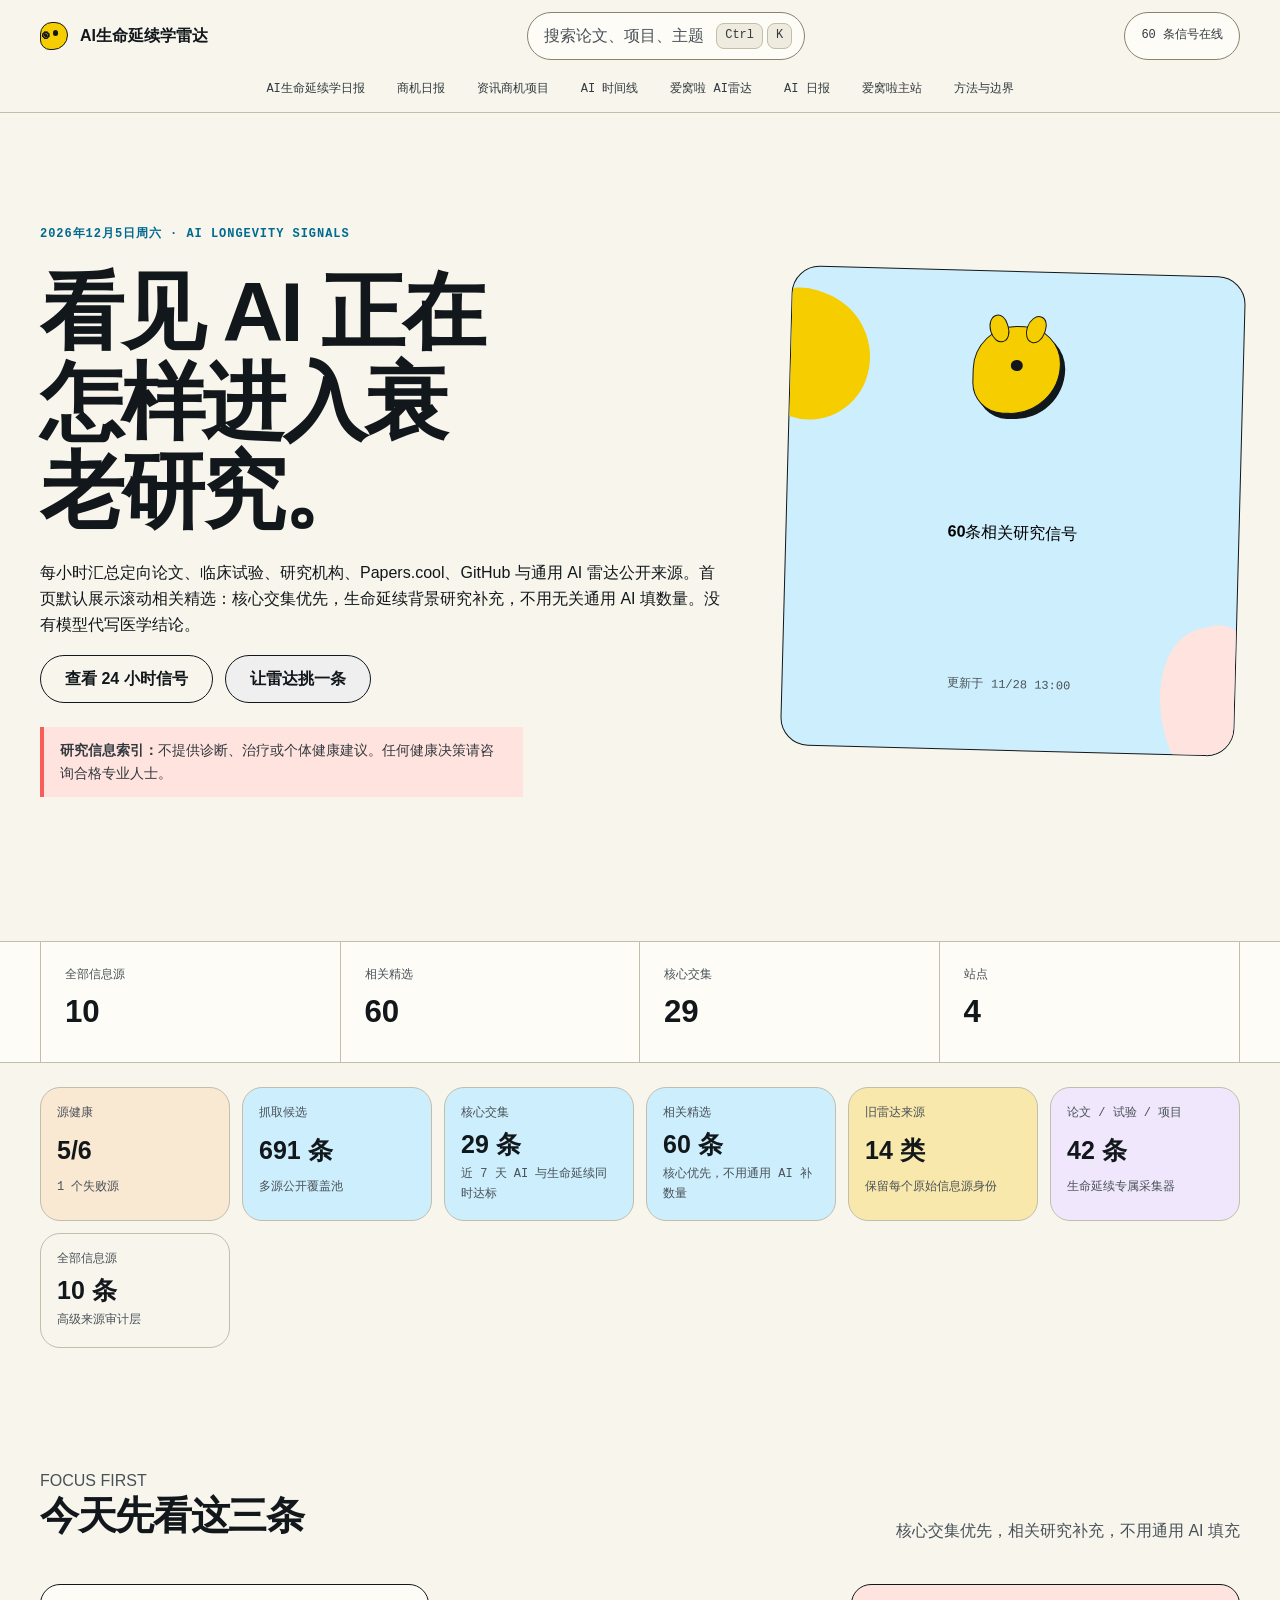
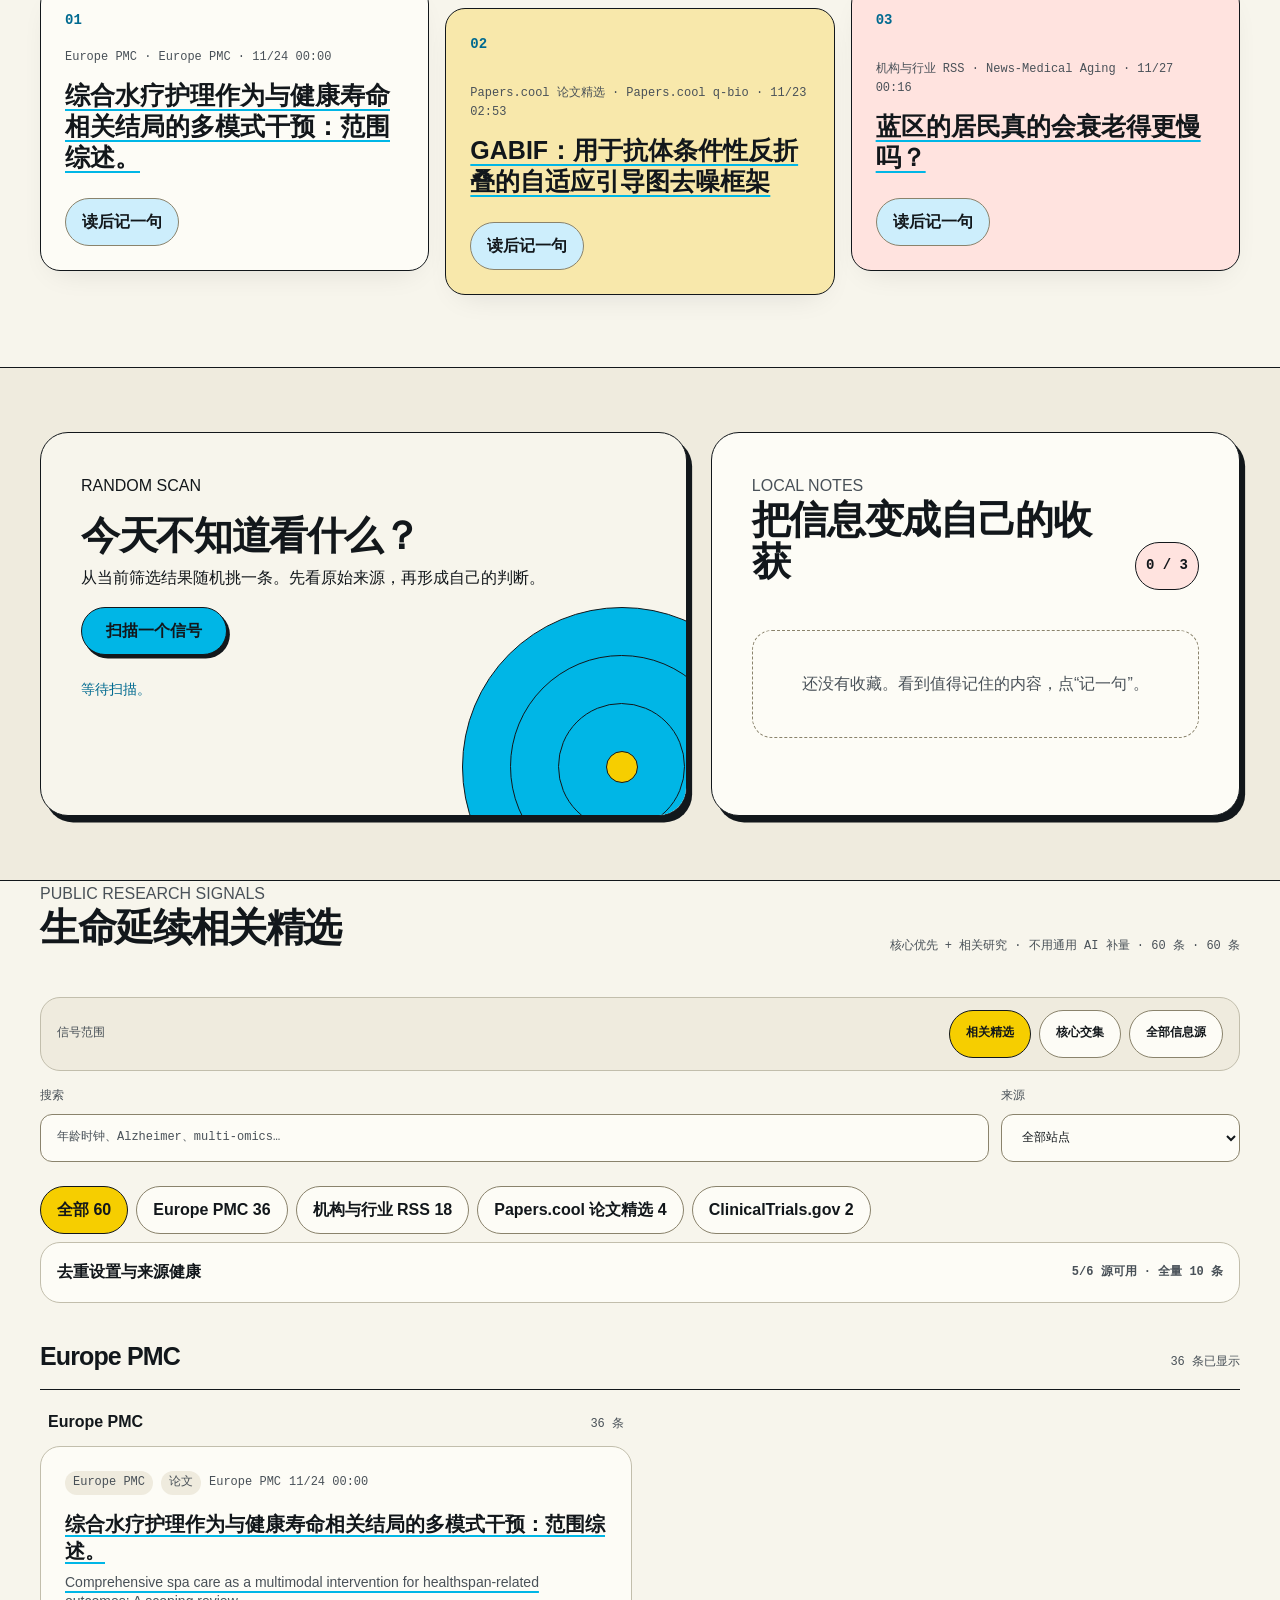
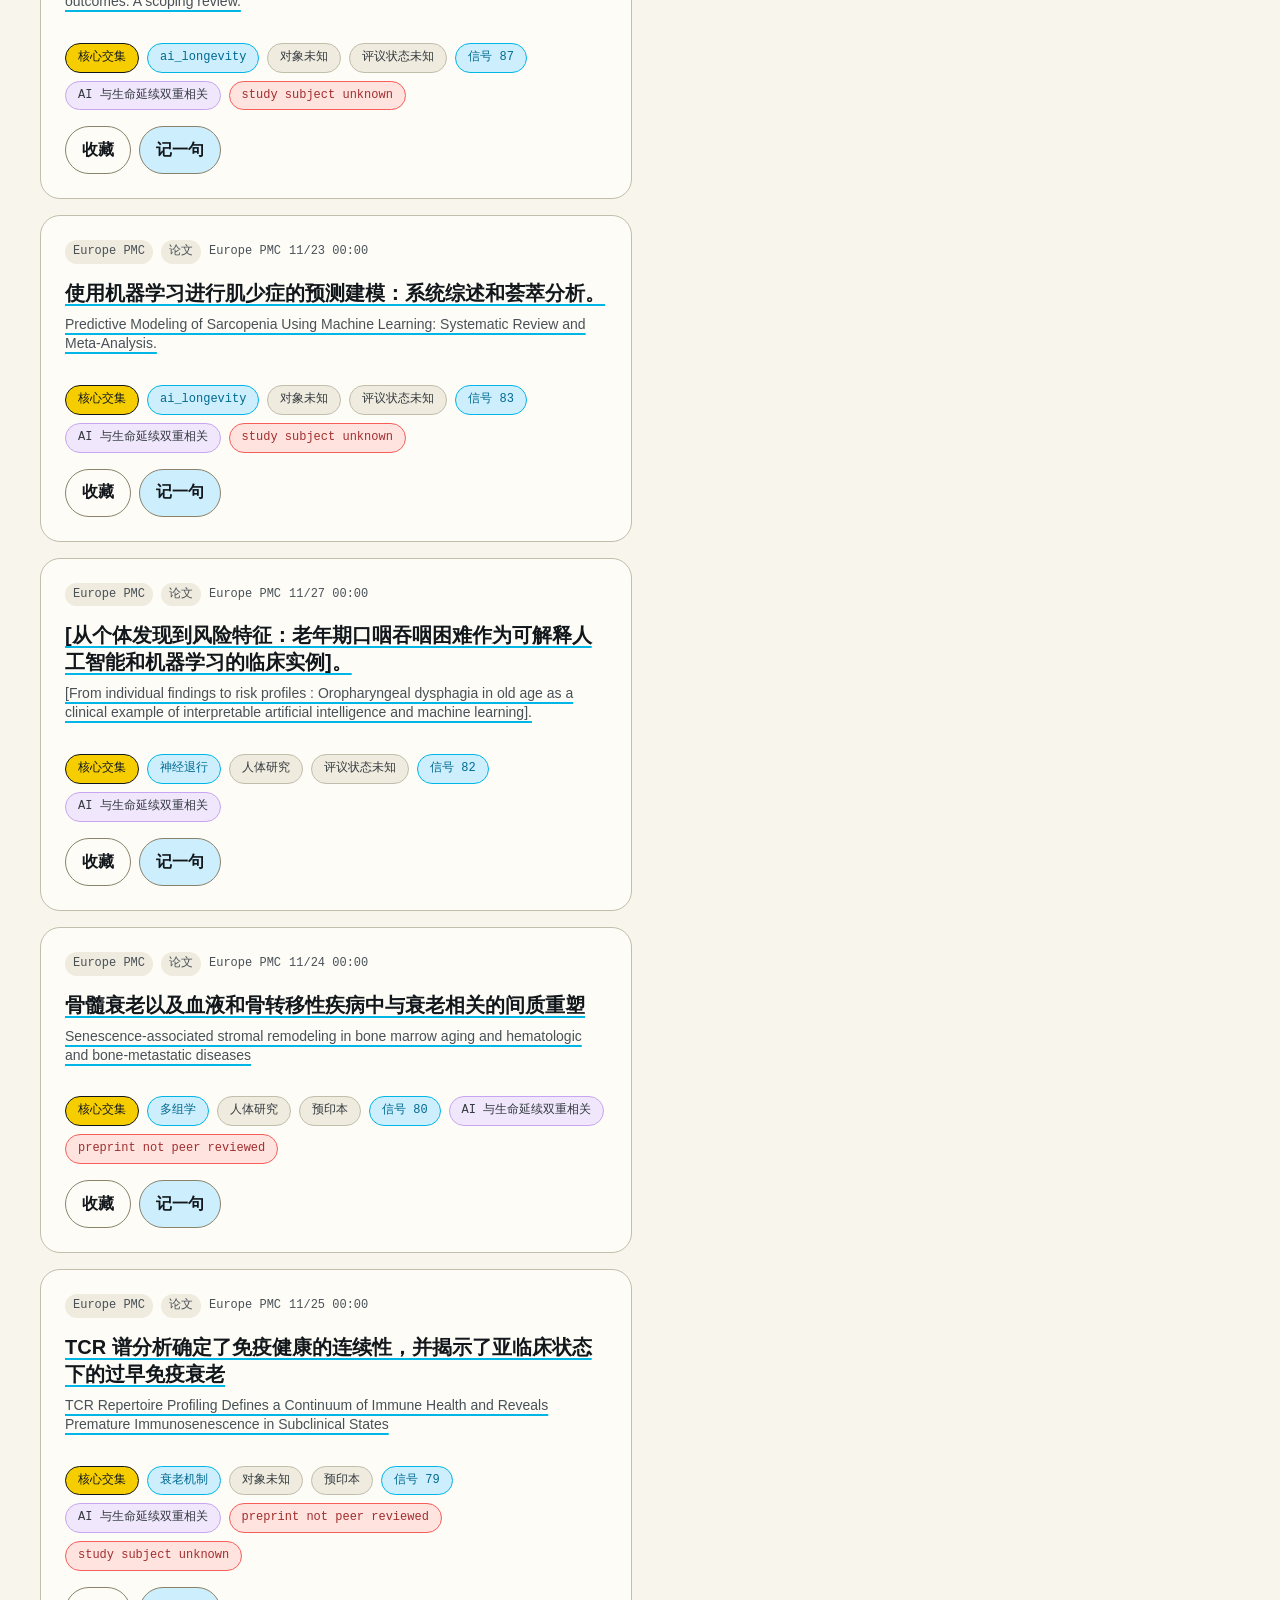
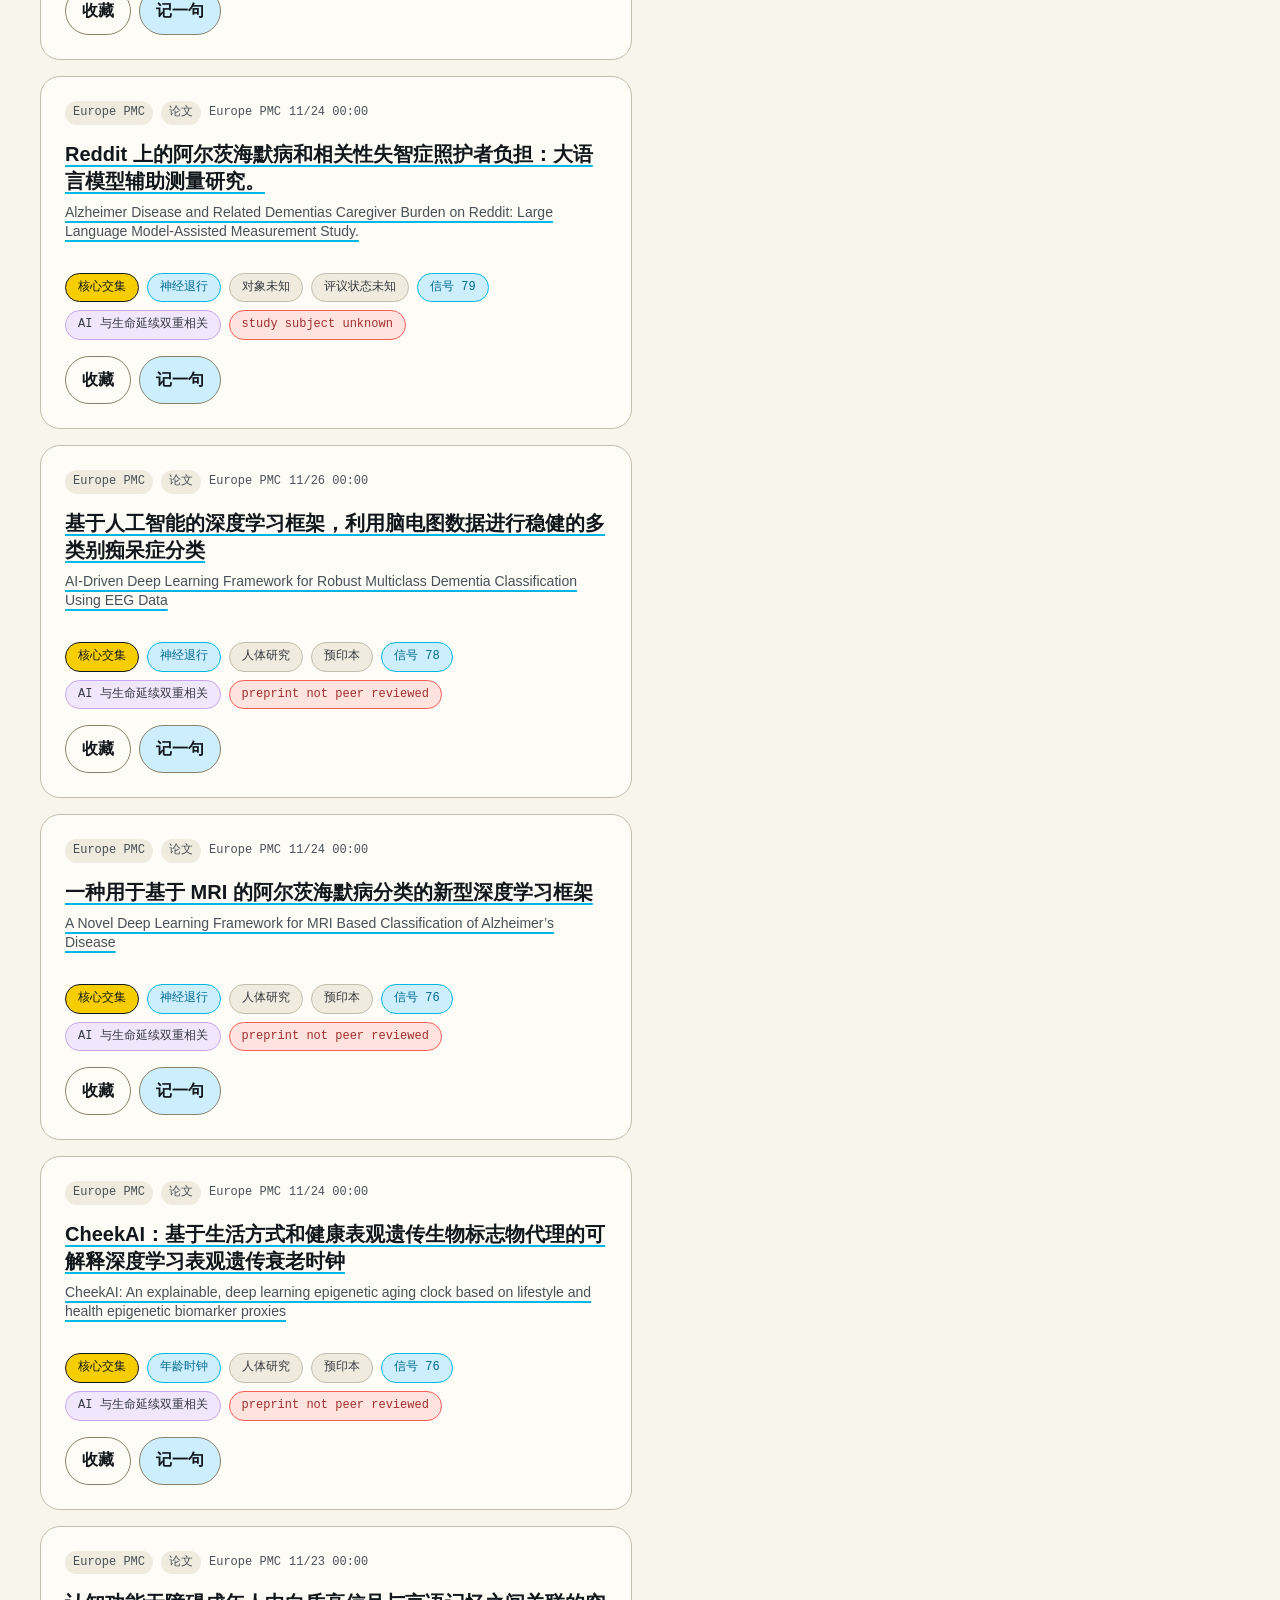
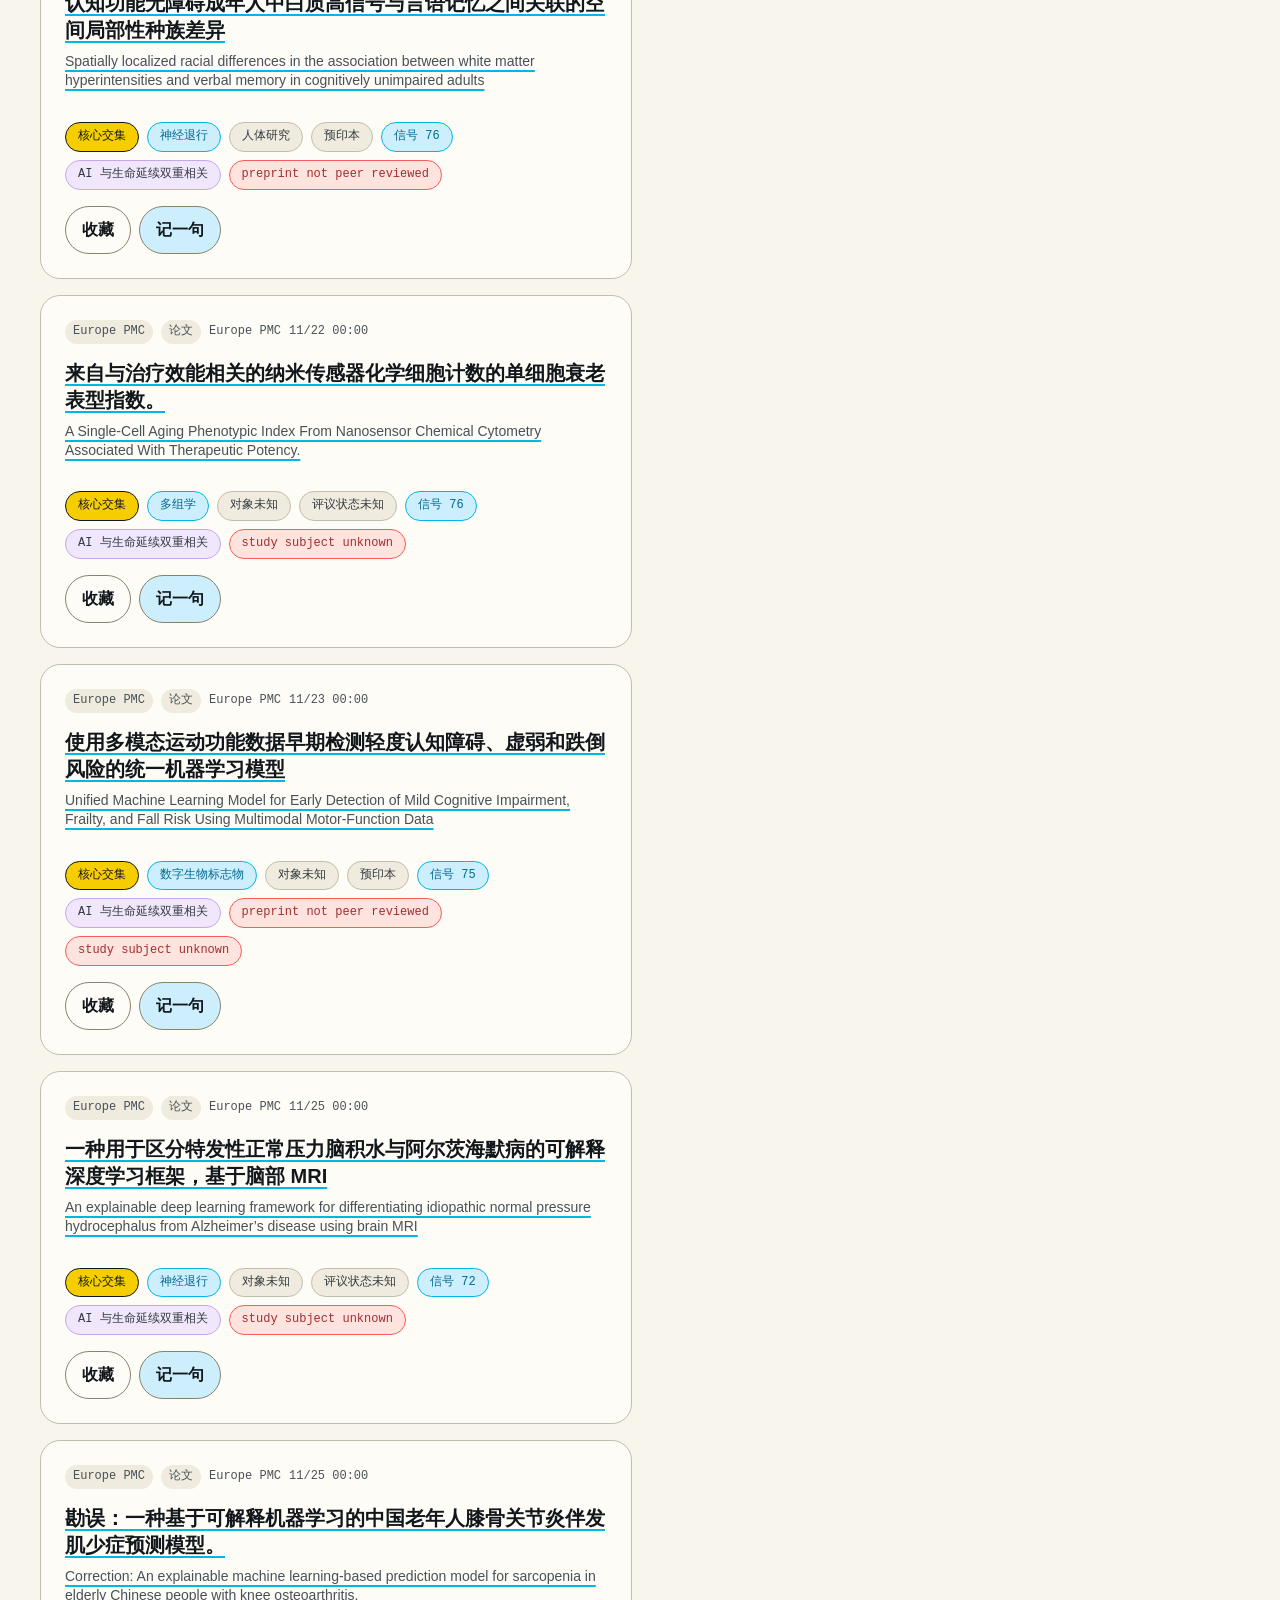
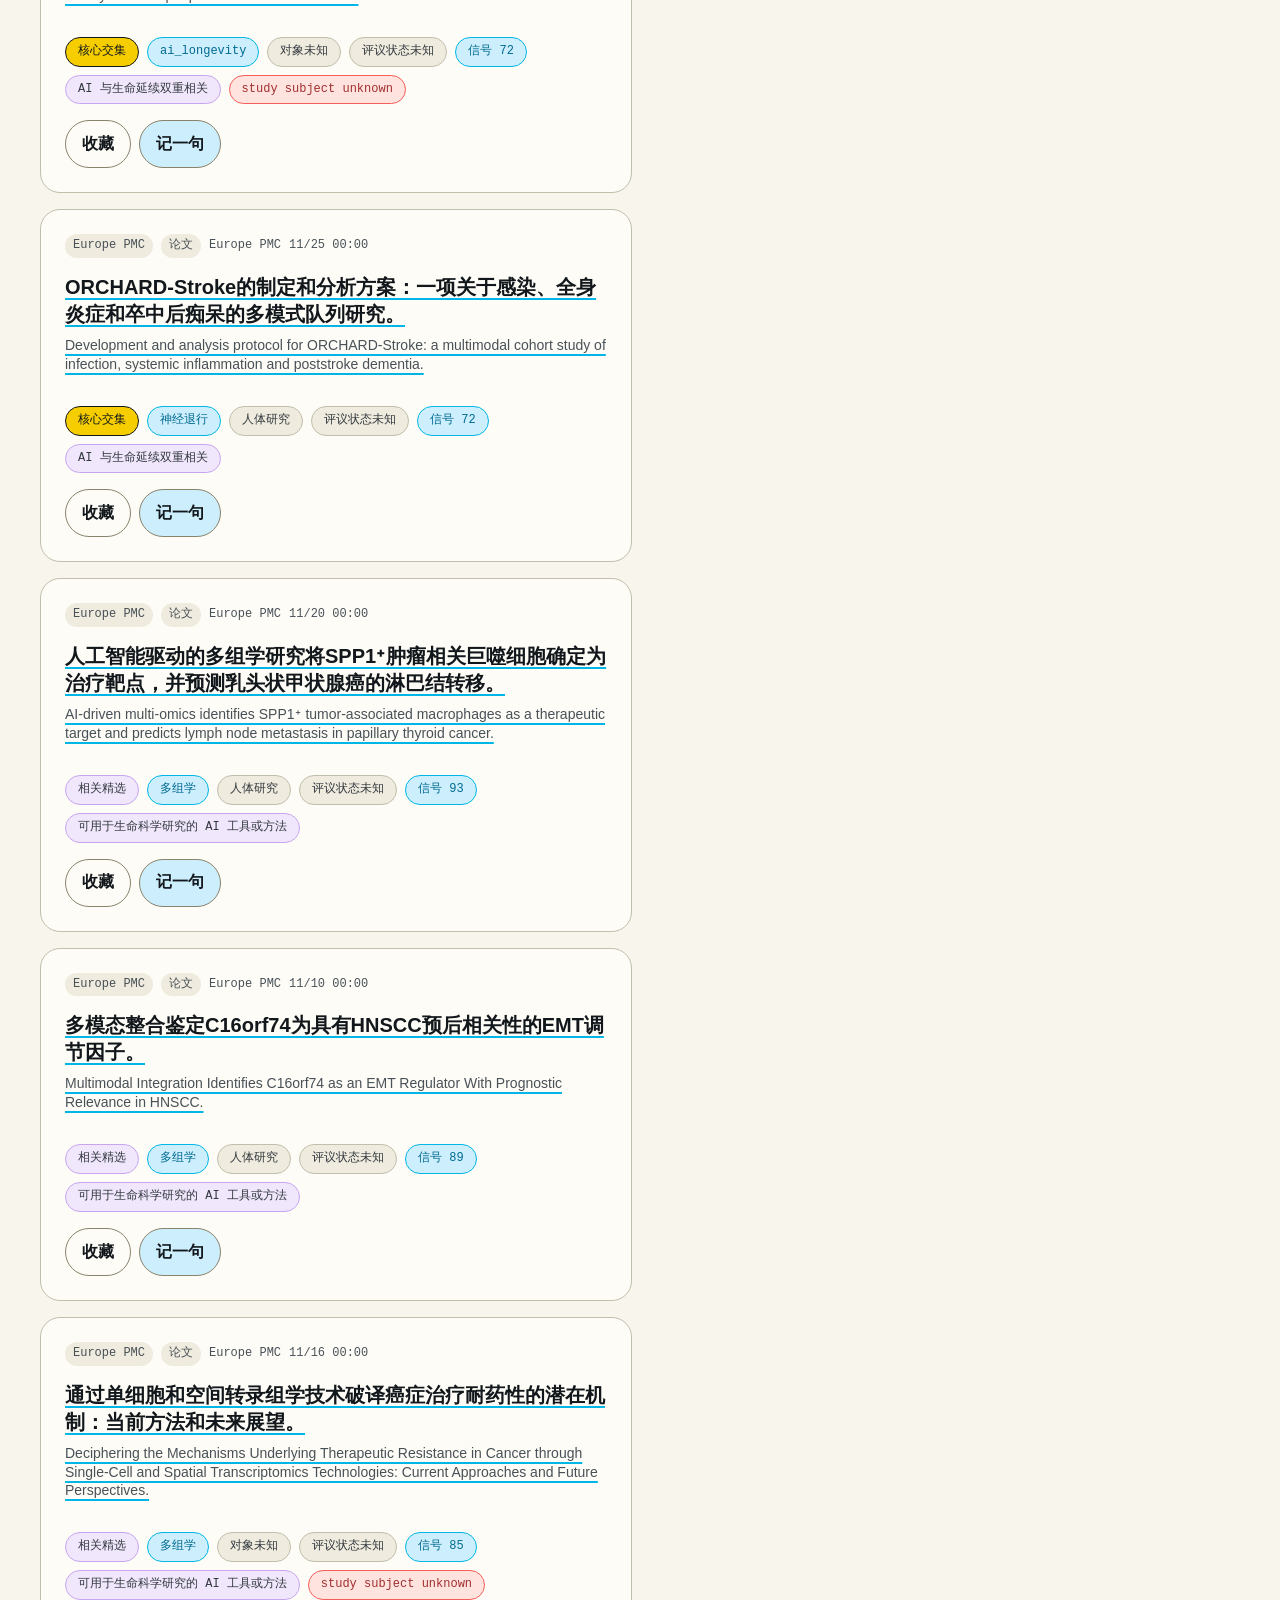
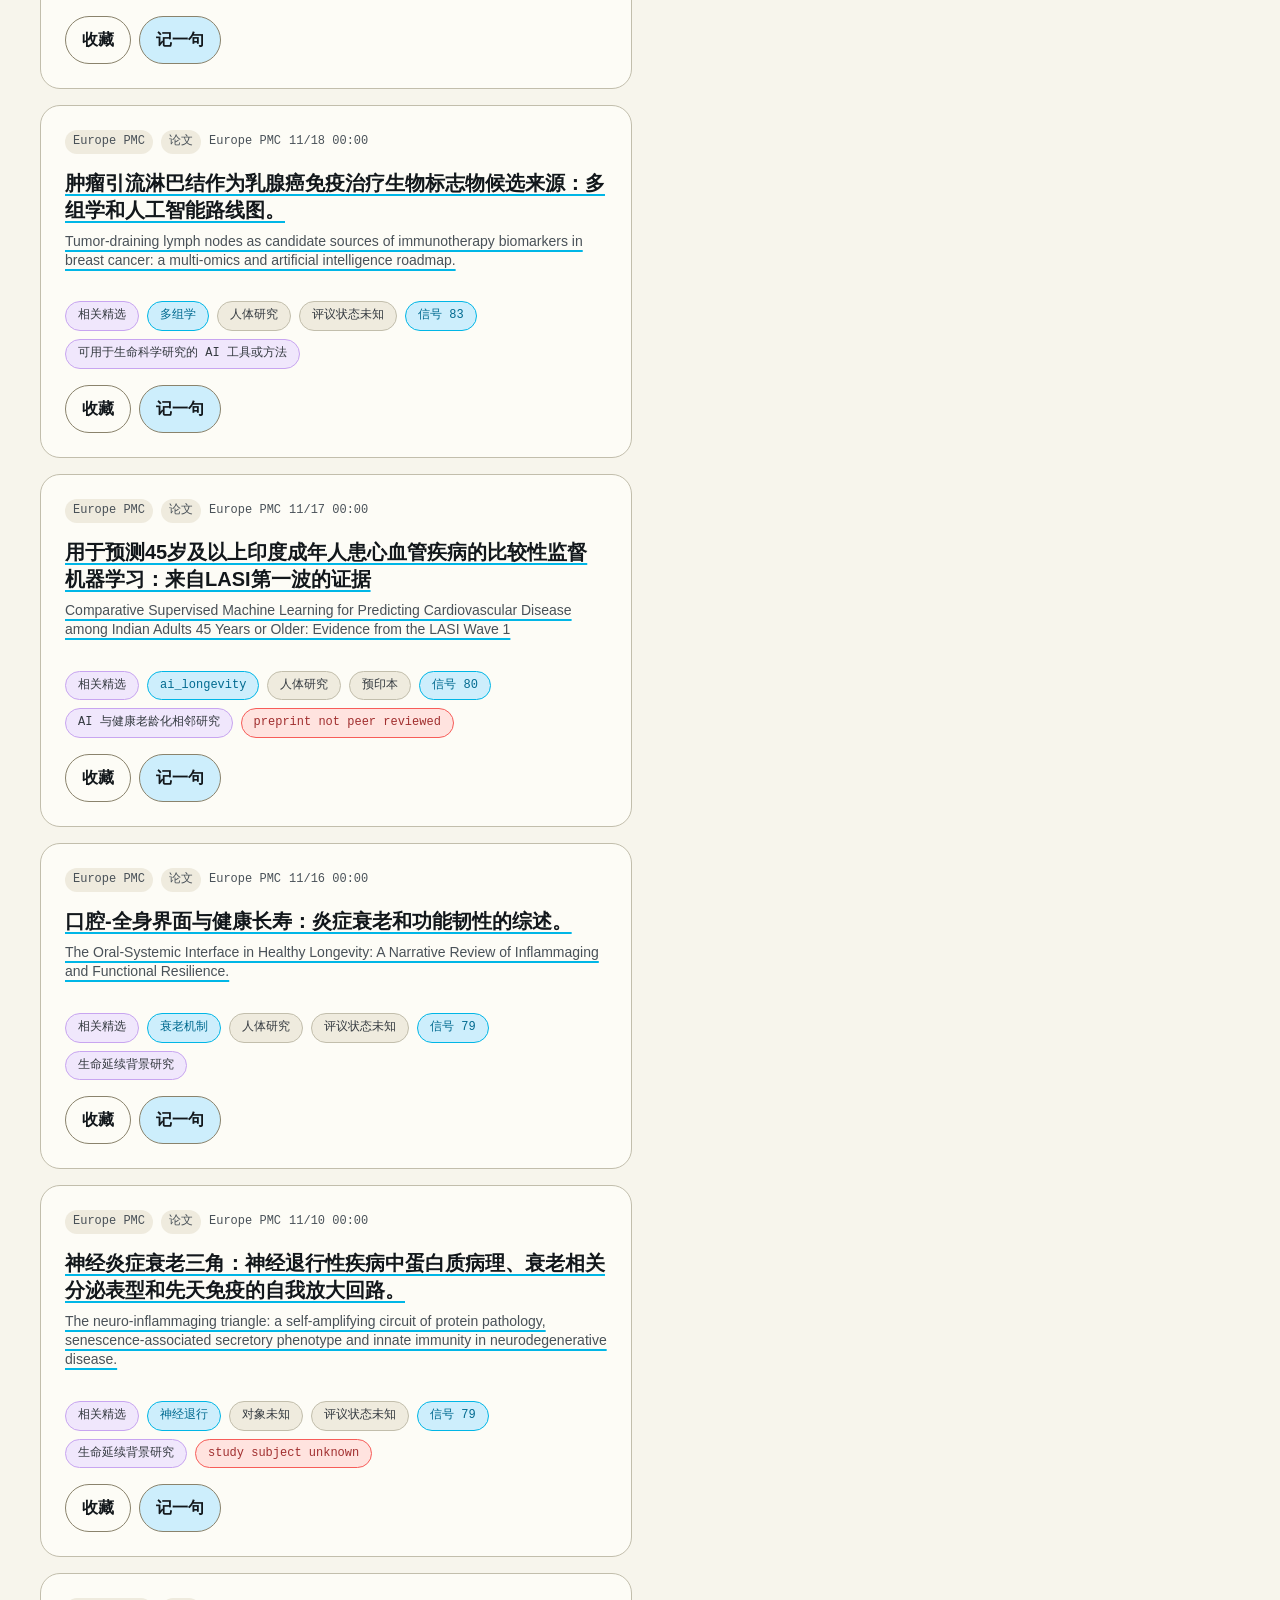
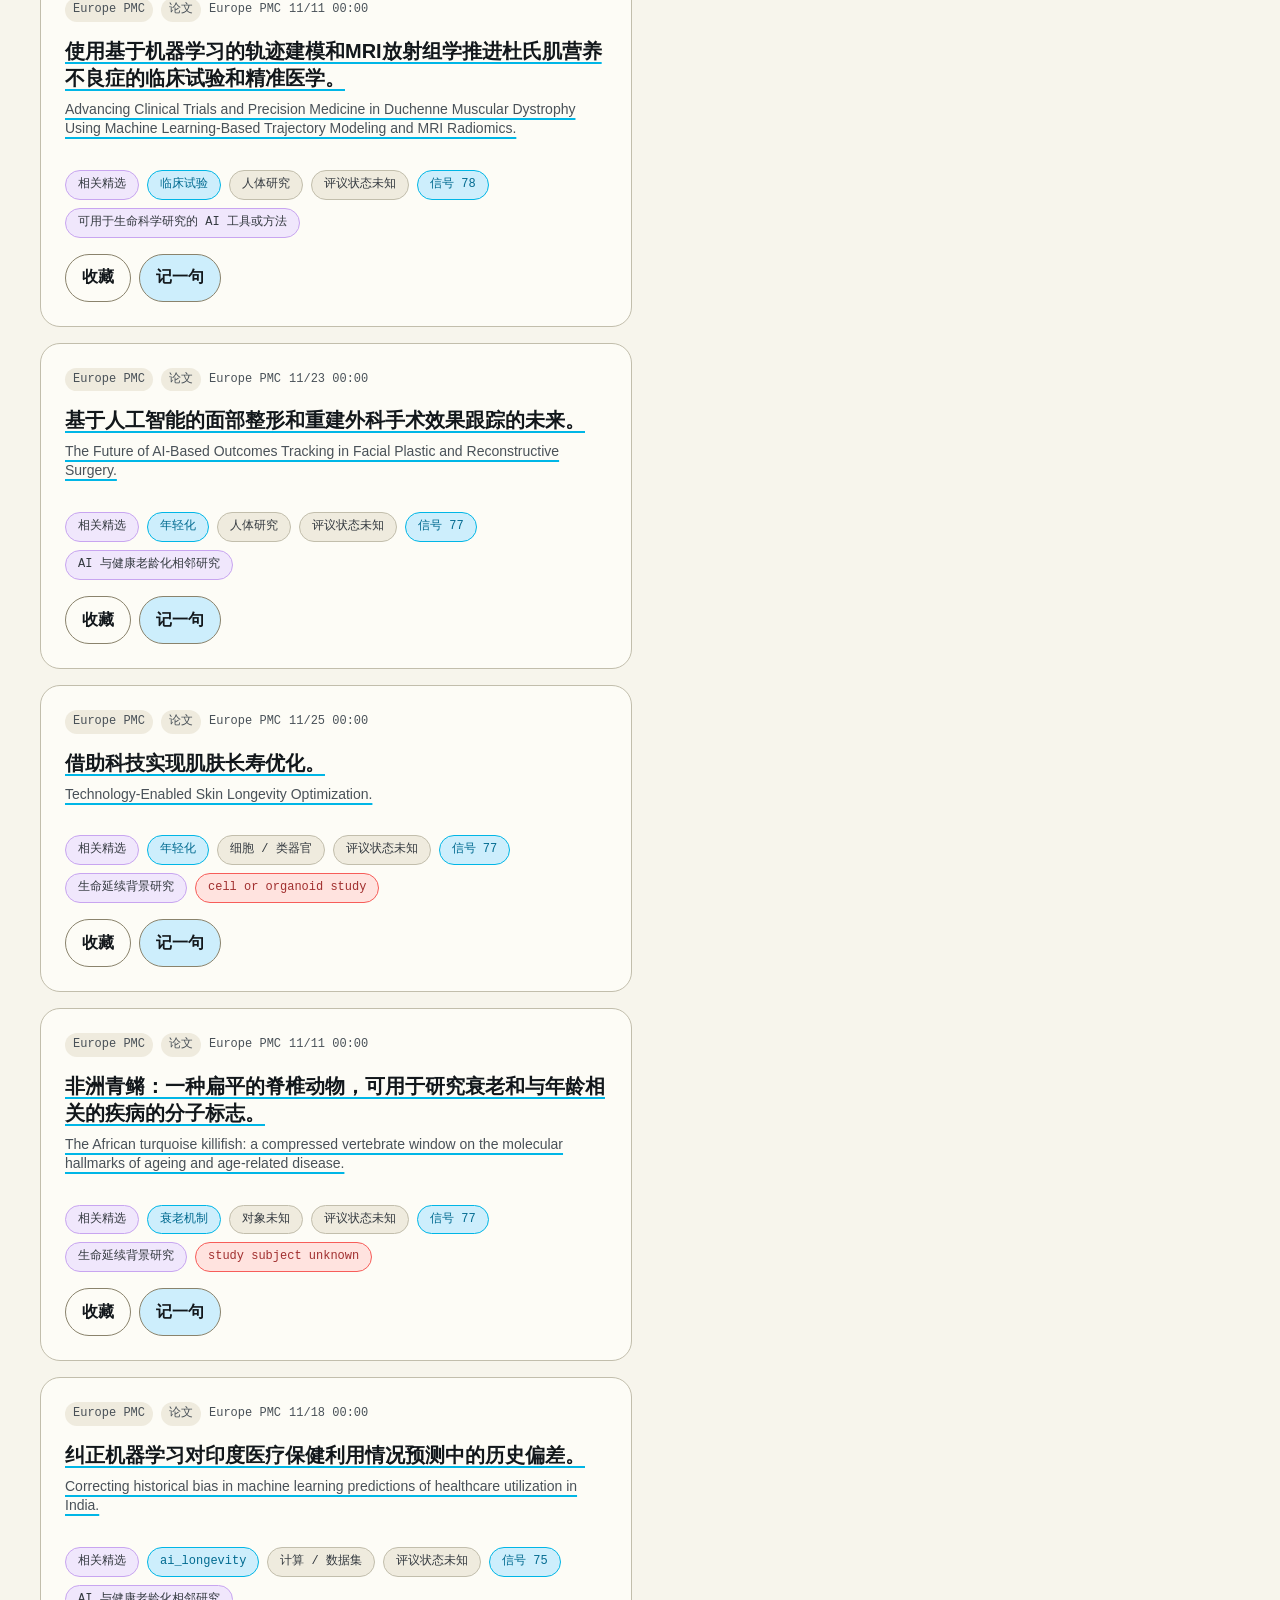
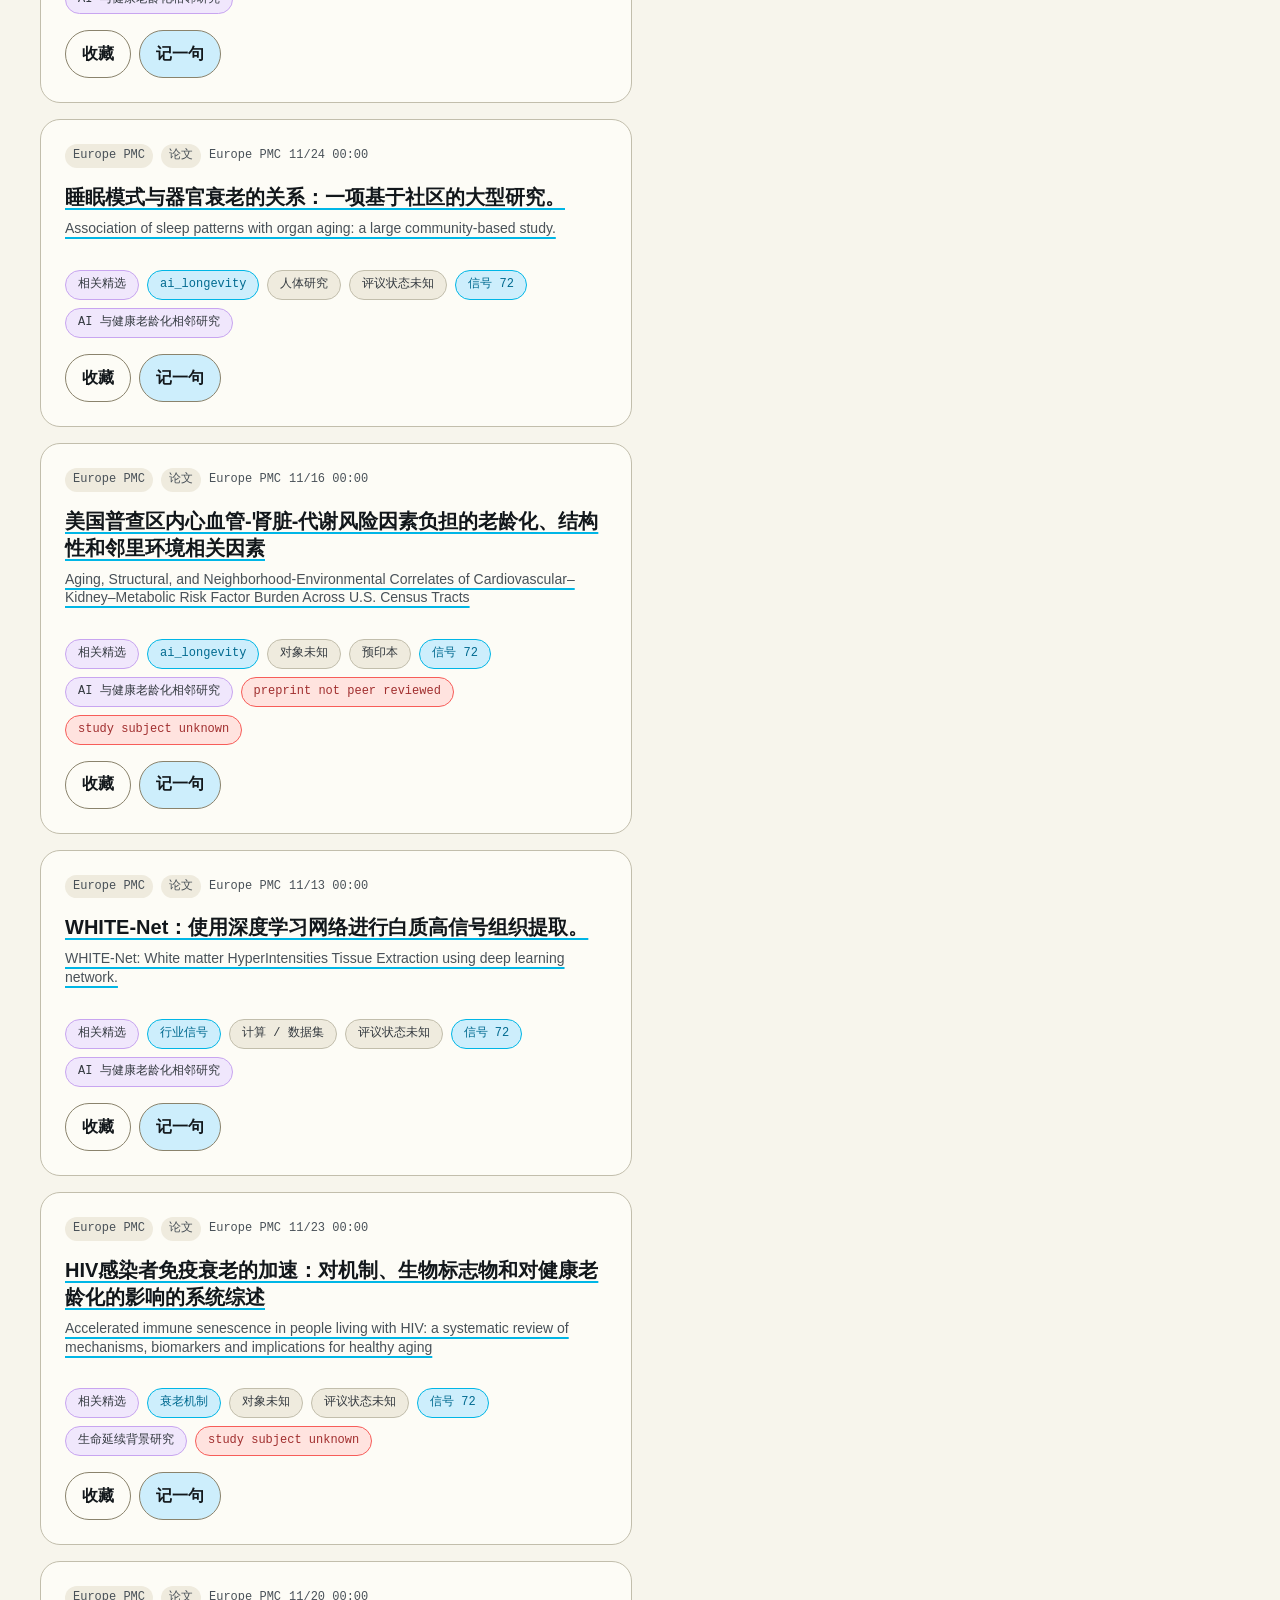
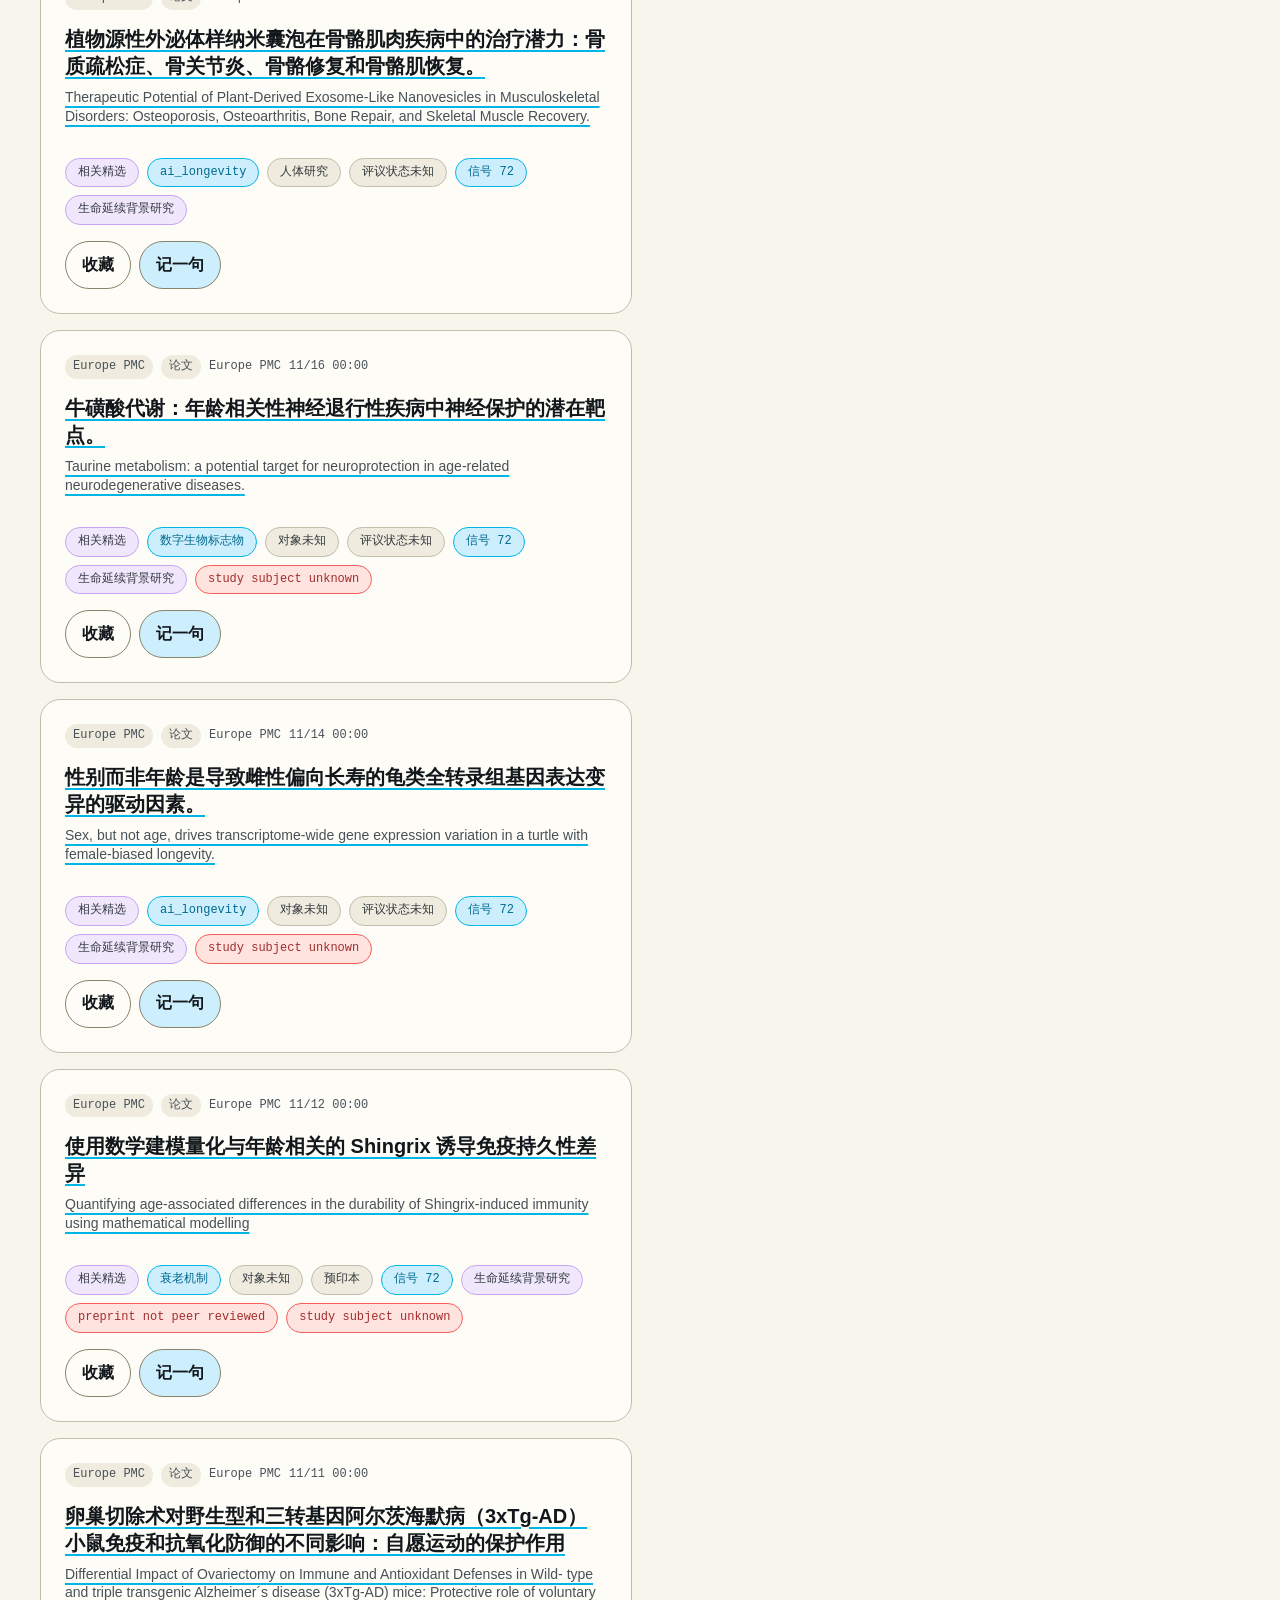
<file: index.html>
<!doctype html>
<html lang="zh-CN">
  <head>
    <meta charset="utf-8" />
    <meta name="viewport" content="width=device-width, initial-scale=1" />
    <title>爱窝啦 AI生命延续学雷达｜AI × 衰老与长寿研究精选</title>
    <meta name="description" content="每小时整理 AI 与衰老、长寿、生物年龄、年轻化、神经退行性疾病交叉领域的公开论文、项目和行业信号。保留原始来源并标注研究对象、发表阶段与风险边界。" />
    <link rel="canonical" href="https://radar.aibioo.cn/" />
    <meta property="og:type" content="website" />
    <meta property="og:title" content="爱窝啦 AI生命延续学雷达" />
    <meta property="og:description" content="滚动精选 AI × 长寿核心交集与生命延续相关研究，保留证据标签和来源健康状态。" />
    <meta property="og:url" content="https://radar.aibioo.cn/" />
    <meta property="og:site_name" content="爱窝啦 AI生命延续学雷达" />
    <meta name="twitter:card" content="summary" />
    <meta name="twitter:title" content="爱窝啦 AI生命延续学雷达" />
    <meta name="twitter:description" content="追踪 AI 如何进入衰老、长寿与生物年龄研究。" />
    <meta name="theme-color" content="#eef8f4" />
    <link rel="icon" href="./assets/logo.svg" type="image/svg+xml" />
    <link rel="stylesheet" href="./assets/styles.css" />
    <script type="application/ld+json">
      {
        "@context": "https://schema.org",
        "@graph": [
          {
            "@type": "Organization",
            "@id": "https://www.aivora.cn/#organization",
            "name": "爱窝啦",
            "url": "https://www.aivora.cn/"
          },
          {
            "@type": "WebSite",
            "@id": "https://radar.aibioo.cn/#website",
            "name": "爱窝啦 AI生命延续学雷达",
            "alternateName": "Aivora AI Longevity Radar",
            "url": "https://radar.aibioo.cn/",
            "inLanguage": ["zh-CN", "en"],
            "publisher": { "@id": "https://www.aivora.cn/#organization" }
          },
          {
            "@type": "CollectionPage",
            "@id": "https://radar.aibioo.cn/#webpage",
            "name": "爱窝啦 AI生命延续学雷达｜AI × 衰老与长寿研究精选",
            "url": "https://radar.aibioo.cn/",
            "description": "每小时整理 AI 与生命延续研究交叉领域的公开论文、项目和行业信号。",
            "isPartOf": { "@id": "https://radar.aibioo.cn/#website" },
            "about": ["人工智能", "衰老研究", "长寿", "生物年龄", "神经退行性疾病"],
            "mainEntity": {
              "@type": "Dataset",
              "name": "AI Longevity Radar relevant public signals",
              "url": "https://radar.aibioo.cn/data/latest-relevant.json",
              "license": "https://opensource.org/license/mit"
            }
          }
        ]
      }
    </script>
  </head>
  <body>
    <a class="skip-link" href="#signals">跳到信号列表</a>
    <header class="site-nav" aria-label="主导航">
      <div class="site-nav__inner">
        <a class="wordmark" href="#top" aria-label="爱窝啦 AI生命延续学雷达首页">
          <span class="wordmark__mark" aria-hidden="true">◉</span>
          <span>AI生命延续学雷达</span>
        </a>
        <button class="search-pill" id="searchTrigger" type="button" aria-label="打开搜索">
          <span>搜索论文、项目、主题</span><span class="search-pill__keys"><kbd>Ctrl</kbd><kbd>K</kbd></span>
        </button>
        <a class="nav-status" href="#sourceDetails" id="navStatus">信号加载中</a>
      </div>
      <nav class="ecosystem-nav section" aria-label="爱窝啦网站导航">
        <a href="https://news.aibioo.cn/" target="_blank" rel="noopener noreferrer">AI生命延续学日报</a>
        <a href="https://news.aibioo.cn/opportunity/" target="_blank" rel="noopener noreferrer">商机日报</a>
        <a href="https://news.aibioo.cn/project-opportunity/" target="_blank" rel="noopener noreferrer">资讯商机项目</a>
        <a href="https://news.aibioo.cn/timeline/" target="_blank" rel="noopener noreferrer">AI 时间线</a>
        <a href="https://radar.aivora.cn/" target="_blank" rel="noopener noreferrer">爱窝啦 AI雷达</a>
        <a href="https://news.aivora.cn/" target="_blank" rel="noopener noreferrer">AI 日报</a>
        <a href="https://www.aivora.cn/" target="_blank" rel="noopener noreferrer">爱窝啦主站</a>
        <a href="./methodology.html">方法与边界</a>
      </nav>
    </header>

    <main id="top">
      <section class="hero section">
        <div class="hero__copy">
          <p class="hero__date" id="issueDate">AIBIOO · AI LONGEVITY SIGNALS</p>
          <h1 id="heroTitle">看见 AI 正在怎样进入衰老研究。</h1>
          <p class="hero__lead">每小时汇总定向论文、临床试验、研究机构、Papers.cool、GitHub 与通用 AI 雷达公开来源。首页默认展示滚动相关精选：核心交集优先，生命延续背景研究补充，不用无关通用 AI 填数量。没有模型代写医学结论。</p>
          <div class="hero__actions">
            <a class="button button--primary" href="#signals">查看 24 小时信号</a>
            <button class="button button--secondary" id="heroRadarButton" type="button">让雷达挑一条</button>
          </div>
          <p class="medical-note"><strong>研究信息索引：</strong>不提供诊断、治疗或个体健康建议。任何健康决策请咨询合格专业人士。</p>
        </div>
        <button class="hero__instrument" id="radarCreature" type="button" aria-label="随机选择一条生命延续研究信号">
          <span class="radar-creature" aria-hidden="true"><span class="radar-creature__eye"></span></span>
          <span class="hero__count"><strong id="heroSignalCount">0</strong><span>条相关研究信号</span></span>
          <span class="hero__updated">更新于 <time id="updatedAt">加载中…</time></span>
        </button>
      </section>

      <section class="stats-band"><div class="section stats" id="stats" aria-label="24 小时数据概览"></div></section>
      <section class="coverage-band"><div class="section coverage-strip" id="coverageStrip" aria-label="来源和证据覆盖"></div></section>

      <section class="briefing section" aria-labelledby="briefingTitle">
        <div class="section-heading"><div><p class="eyebrow">FOCUS FIRST</p><h2 id="briefingTitle">今天先看这三条</h2></div><p id="briefingStatus">正在筛选…</p></div>
        <div class="briefing-list" id="briefingList"></div>
      </section>

      <section class="playground-band">
        <div class="playground section">
          <article class="radar-game" aria-labelledby="radarTitle">
            <div class="radar-game__copy"><p class="eyebrow">RANDOM SCAN</p><h2 id="radarTitle">今天不知道看什么？</h2><p>从当前筛选结果随机挑一条。先看原始来源，再形成自己的判断。</p><button class="button button--push button--cyan" id="radarButton" type="button">扫描一个信号</button><p class="radar-game__status" id="radarStatus" aria-live="polite">等待扫描。</p></div>
            <div class="radar-game__dial" aria-hidden="true"><span></span><span></span><span></span></div>
          </article>
          <article class="takeaway-card" aria-labelledby="takeawayTitle">
            <div class="takeaway-card__head"><div><p class="eyebrow">LOCAL NOTES</p><h2 id="takeawayTitle">把信息变成自己的收获</h2></div><span class="progress-chip" id="takeawayProgress">0 / 3</span></div>
            <p id="storageNotice" class="storage-notice" hidden></p><div class="saved-list" id="savedList"></div>
          </article>
        </div>
      </section>

      <section class="feed section" id="signals" aria-labelledby="listTitle">
        <div class="feed-heading"><div><p class="eyebrow">PUBLIC RESEARCH SIGNALS</p><h2 id="listTitle">生命延续相关精选</h2></div><div class="section-heading__meta"><span id="modeHint">核心优先 + 相关研究 · 不用通用 AI 补量</span> · <span id="resultCount">0 条</span></div></div>
        <div class="scope-controls">
          <span>信号范围</span>
          <div class="mode-switch" role="group" aria-label="信号范围">
            <button id="modeRelevantBtn" class="mode-btn active" type="button" aria-pressed="true">相关精选</button>
            <button id="modeCoreBtn" class="mode-btn" type="button" aria-pressed="false">核心交集</button>
            <button id="modeAllBtn" class="mode-btn" type="button" aria-pressed="false">全部信息源</button>
          </div>
        </div>
        <div class="primary-controls">
          <label class="search-field"><span>搜索</span><input id="searchInput" type="search" placeholder="年龄时钟、Alzheimer、multi-omics…" autocomplete="off" /></label>
          <label class="field"><span>来源</span><select id="siteSelect"><option value="">全部站点</option></select></label>
        </div>
        <div class="site-pills" id="sitePills" aria-label="按站点筛选"></div>
        <details class="advanced-panel" id="sourceDetails">
          <summary><span>去重设置与来源健康</span><span class="advanced-summary" id="advancedSummary"></span></summary>
          <div class="advanced-content">
            <div class="advanced-controls">
              <label class="all-dedupe" id="allDedupeWrap"><input id="allDedupeToggle" type="checkbox" checked /><span id="allDedupeLabel">去重开</span></label>
              <button class="button button--small" id="advancedToggle" type="button">查看源状态</button>
            </div>
            <div class="source-health" id="sourceHealth">源状态加载中…</div>
          </div>
        </details>
        <div class="news-list" id="newsList"></div>
        <button class="button button--secondary load-more" id="loadMoreButton" type="button">加载更多</button>
      </section>

      <section class="method-preview section" aria-labelledby="methodTitle">
        <p class="eyebrow">HOW TO READ</p><h2 id="methodTitle">相关，不等于有效。</h2>
        <p>雷达把“是否同时涉及 AI 和生命延续”“来源是什么”“研究对象是谁”“是否为预印本”等事实分开呈现。未知字段保持未知，不用标题推断临床效果。</p>
        <p><a href="./methodology.html">查看完整评分、去重与医学边界</a> · <a href="./sources.html">查看默认信息源</a></p>
      </section>
    </main>

    <footer class="footer-marquee" aria-label="页脚">
      <div class="footer-marquee__track" aria-hidden="true"><span>先看证据 · 再谈结论 · AI LONGEVITY RADAR ·</span><span>先看证据 · 再谈结论 · AI LONGEVITY RADAR ·</span></div>
      <div class="footer-meta section"><p>爱窝啦 AI生命延续学雷达 · 每小时更新</p><nav class="footer-links" aria-label="相关网站"><a href="https://news.aibioo.cn/" target="_blank" rel="noopener noreferrer">生命延续学日报</a><a href="https://news.aibioo.cn/opportunity/" target="_blank" rel="noopener noreferrer">商机日报</a><a href="https://news.aibioo.cn/project-opportunity/" target="_blank" rel="noopener noreferrer">资讯商机项目</a><a href="https://news.aibioo.cn/timeline/" target="_blank" rel="noopener noreferrer">AI 时间线</a><a href="https://www.aivora.cn/" target="_blank" rel="noopener noreferrer">爱窝啦主站</a><a href="https://github.com/dongyu19920904/ai-longevity-radar" target="_blank" rel="noopener noreferrer">GitHub 源码</a></nav></div>
    </footer>

    <template id="itemTpl">
      <article class="news-card"><div class="meta-row"><span class="site"></span><span class="category"></span><span class="source"></span><time class="time"></time></div><a class="title" target="_blank" rel="noopener noreferrer"></a><div class="evidence-row"></div><div class="news-card__actions"><button class="save-button" type="button">收藏</button><button class="note-button" type="button">记一句</button></div></article>
    </template>

    <dialog class="search-dialog" id="searchDialog"><div class="dialog-head"><div><h2>搜索 24 小时信号</h2><p>标题、来源、主题和证据字段都可搜索。</p></div><button class="icon-button" id="searchDialogClose" type="button" aria-label="关闭搜索">×</button></div><label class="dialog-search"><span>关键词</span><input id="paletteSearchInput" type="search" autocomplete="off" /></label><div class="palette-results" id="paletteResults" role="listbox"></div></dialog>
    <dialog class="story-dialog" id="storyDialog"><div class="dialog-head"><div><h2 id="storyDialogTitle">信号</h2><p id="storyDialogMeta"></p></div><button class="icon-button" id="storyDialogClose" type="button" aria-label="关闭">×</button></div><p class="story-dialog__hint" id="storyDialogHint"></p><a class="button button--primary story-dialog__link" id="storyDialogLink" target="_blank" rel="noopener noreferrer">阅读原始来源</a><label class="takeaway-field"><span>我的收获</span><textarea id="takeawayInput" maxlength="180" placeholder="这条信息真正改变了我什么判断？"></textarea><span class="takeaway-field__helper" id="takeawayHelper">最多 180 字，只保存在本机。</span></label><div class="dialog-actions"><button class="button button--primary" id="saveTakeawayButton" type="button">收藏并保存</button><button class="button button--secondary" id="removeTakeawayButton" type="button" hidden>移除</button></div></dialog>

    <script src="./assets/core.js"></script>
    <script src="./assets/app.js"></script>
  </body>
</html>
</file>
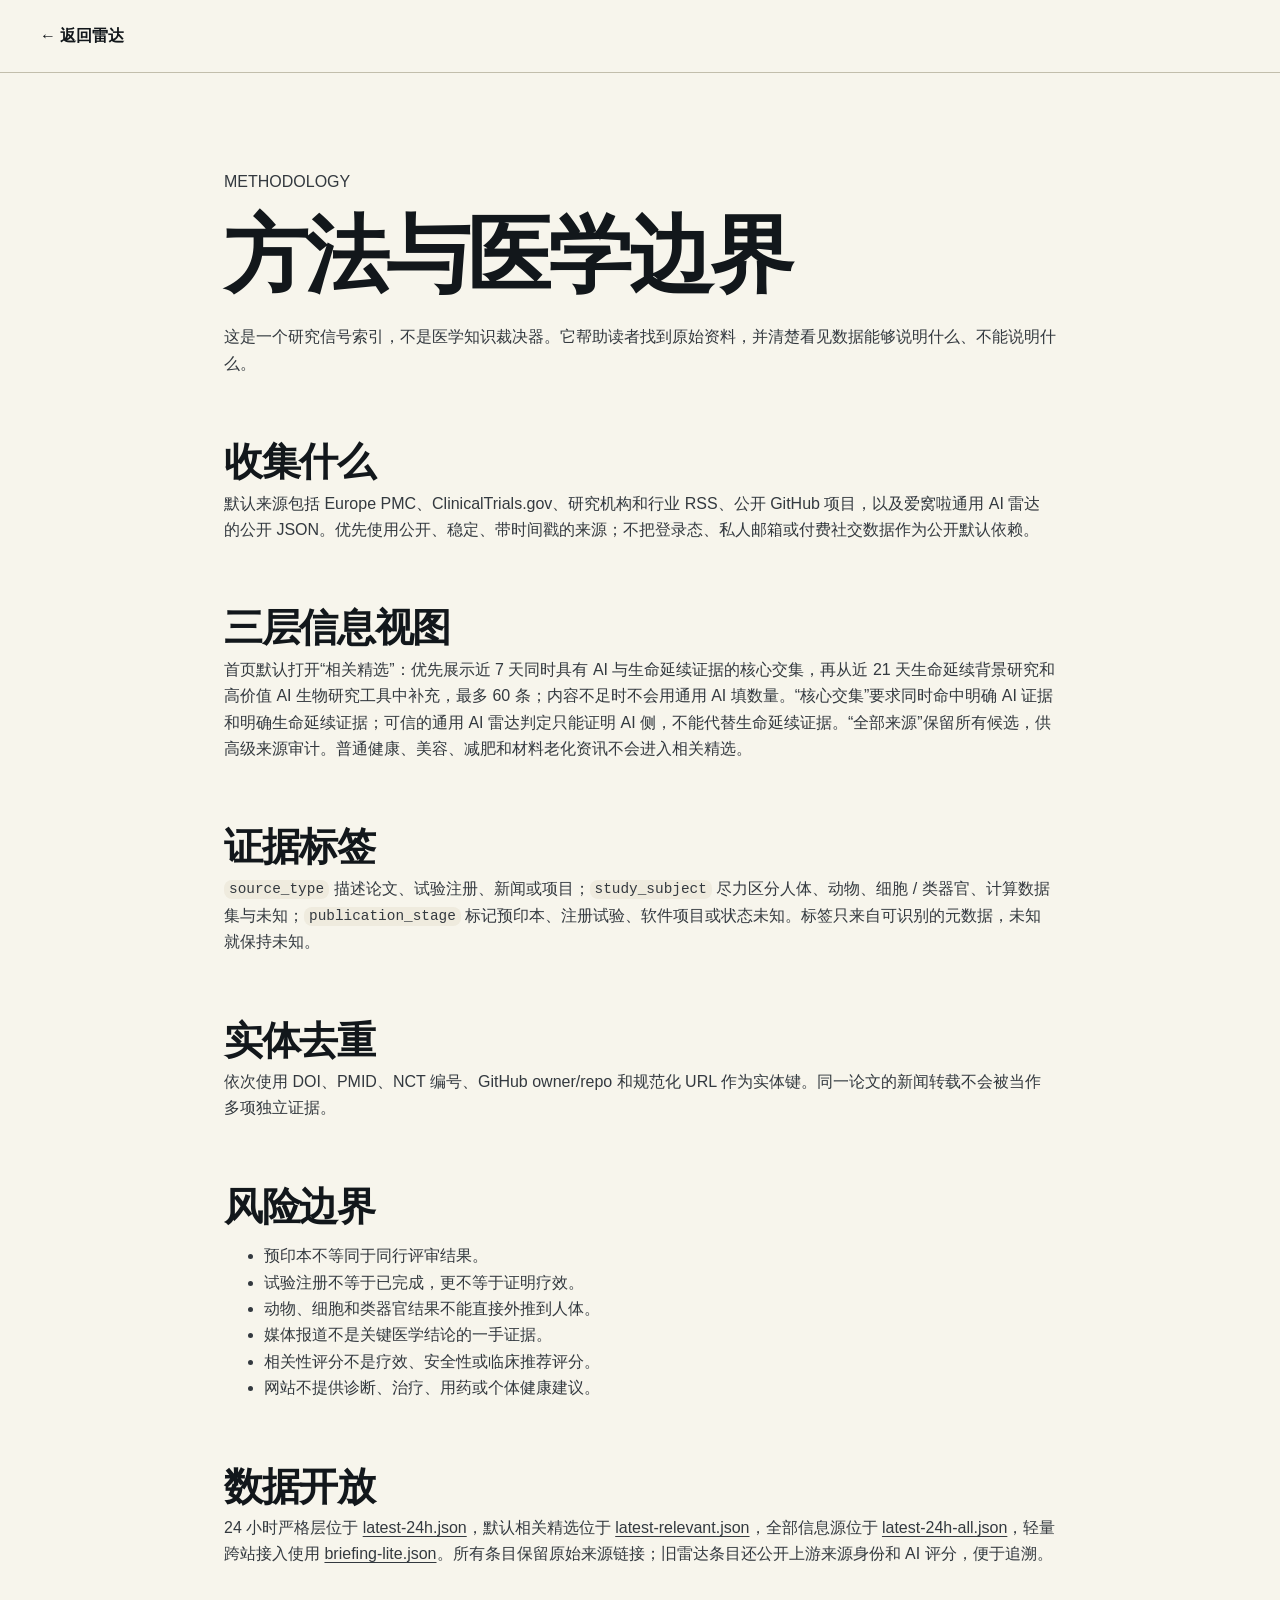
<file: methodology.html>
<!doctype html>
<html lang="zh-CN"><head>
  <meta charset="utf-8"><meta name="viewport" content="width=device-width,initial-scale=1">
  <title>方法与医学边界｜爱窝啦 AI生命延续学雷达</title>
  <meta name="description" content="AI生命延续学雷达的数据源、双重相关性评分、实体去重、证据标签和医学信息边界。">
  <link rel="canonical" href="https://radar.aibioo.cn/methodology.html"><link rel="stylesheet" href="./assets/styles.css">
  <script type="application/ld+json">{"@context":"https://schema.org","@type":"Article","headline":"AI生命延续学雷达的方法与医学边界","url":"https://radar.aibioo.cn/methodology.html","publisher":{"@type":"Organization","name":"爱窝啦","url":"https://www.aivora.cn/"},"dateModified":"2026-08-15"}</script>
</head><body>
  <header class="site-nav"><div class="site-nav__inner"><a class="wordmark" href="./">← 返回雷达</a></div></header>
  <main class="prose-page section">
    <p class="eyebrow">METHODOLOGY</p><h1>方法与医学边界</h1>
    <p class="lead">这是一个研究信号索引，不是医学知识裁决器。它帮助读者找到原始资料，并清楚看见数据能够说明什么、不能说明什么。</p>
    <h2>收集什么</h2><p>默认来源包括 Europe PMC、ClinicalTrials.gov、研究机构和行业 RSS、公开 GitHub 项目，以及爱窝啦通用 AI 雷达的公开 JSON。优先使用公开、稳定、带时间戳的来源；不把登录态、私人邮箱或付费社交数据作为公开默认依赖。</p>
    <h2>三层信息视图</h2><p>首页默认打开“相关精选”：优先展示近 7 天同时具有 AI 与生命延续证据的核心交集，再从近 21 天生命延续背景研究和高价值 AI 生物研究工具中补充，最多 60 条；内容不足时不会用通用 AI 填数量。“核心交集”要求同时命中明确 AI 证据和明确生命延续证据；可信的通用 AI 雷达判定只能证明 AI 侧，不能代替生命延续证据。“全部来源”保留所有候选，供高级来源审计。普通健康、美容、减肥和材料老化资讯不会进入相关精选。</p>
    <h2>证据标签</h2><p><code>source_type</code> 描述论文、试验注册、新闻或项目；<code>study_subject</code> 尽力区分人体、动物、细胞 / 类器官、计算数据集与未知；<code>publication_stage</code> 标记预印本、注册试验、软件项目或状态未知。标签只来自可识别的元数据，未知就保持未知。</p>
    <h2>实体去重</h2><p>依次使用 DOI、PMID、NCT 编号、GitHub owner/repo 和规范化 URL 作为实体键。同一论文的新闻转载不会被当作多项独立证据。</p>
    <h2>风险边界</h2><ul><li>预印本不等同于同行评审结果。</li><li>试验注册不等于已完成，更不等于证明疗效。</li><li>动物、细胞和类器官结果不能直接外推到人体。</li><li>媒体报道不是关键医学结论的一手证据。</li><li>相关性评分不是疗效、安全性或临床推荐评分。</li><li>网站不提供诊断、治疗、用药或个体健康建议。</li></ul>
    <h2>数据开放</h2><p>24 小时严格层位于 <a href="./data/latest-24h.json">latest-24h.json</a>，默认相关精选位于 <a href="./data/latest-relevant.json">latest-relevant.json</a>，全部信息源位于 <a href="./data/latest-24h-all.json">latest-24h-all.json</a>，轻量跨站接入使用 <a href="./data/briefing-lite.json">briefing-lite.json</a>。所有条目保留原始来源链接；旧雷达条目还公开上游来源身份和 AI 评分，便于追溯。</p>
  </main>
</body></html>
</file>
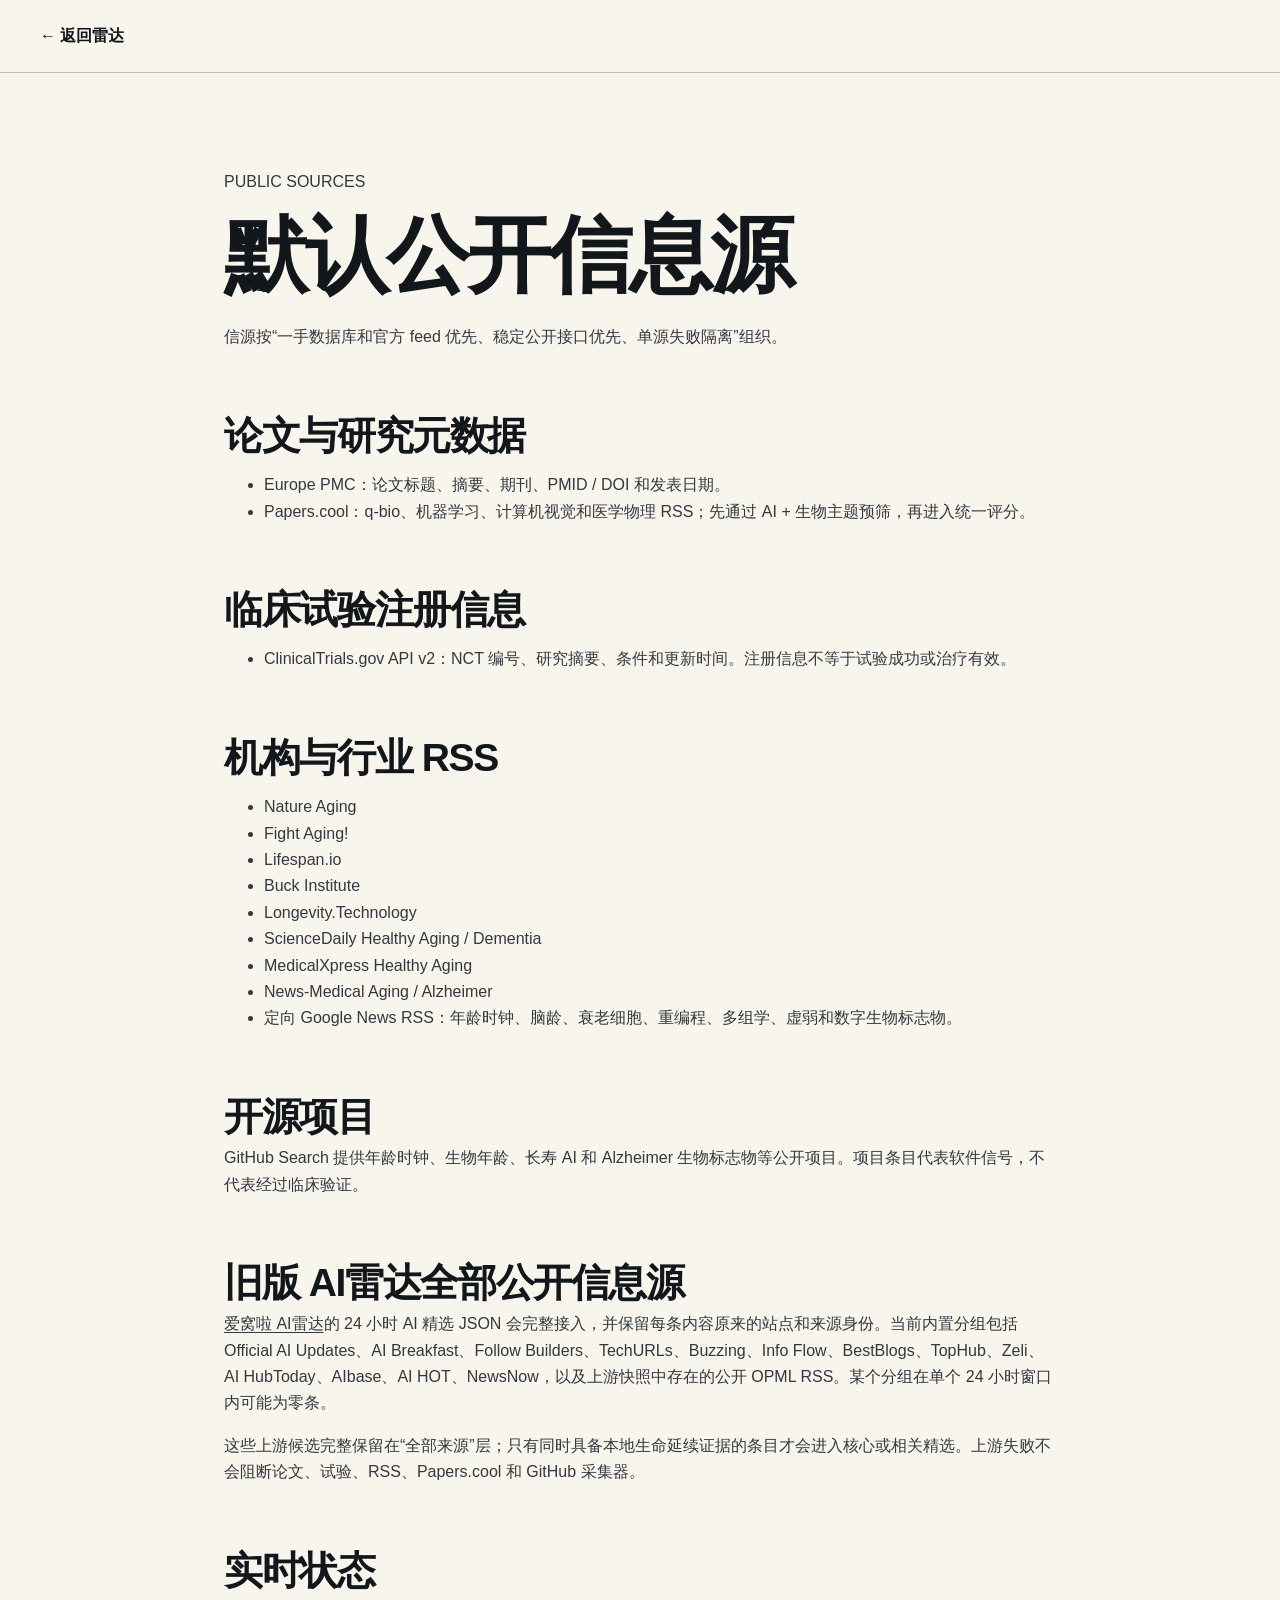
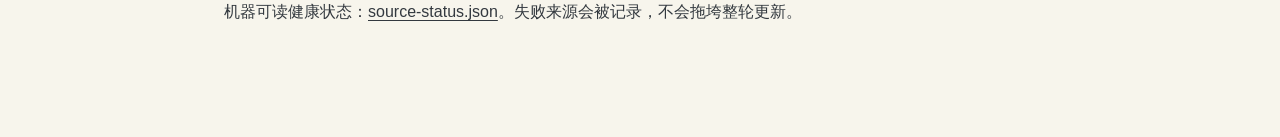
<file: sources.html>
<!doctype html>
<html lang="zh-CN">
<head>
  <meta charset="utf-8"><meta name="viewport" content="width=device-width,initial-scale=1">
  <title>公开信息源｜爱窝啦 AI生命延续学雷达</title>
  <meta name="description" content="AI生命延续学雷达的公开论文、临床试验、RSS、GitHub 和通用 AI 补充信号来源。">
  <link rel="canonical" href="https://radar.aibioo.cn/sources.html"><link rel="stylesheet" href="./assets/styles.css">
</head>
<body>
  <header class="site-nav"><div class="site-nav__inner"><a class="wordmark" href="./">← 返回雷达</a></div></header>
  <main class="prose-page section">
    <p class="eyebrow">PUBLIC SOURCES</p><h1>默认公开信息源</h1>
    <p class="lead">信源按“一手数据库和官方 feed 优先、稳定公开接口优先、单源失败隔离”组织。</p>
    <h2>论文与研究元数据</h2><ul><li>Europe PMC：论文标题、摘要、期刊、PMID / DOI 和发表日期。</li><li>Papers.cool：q-bio、机器学习、计算机视觉和医学物理 RSS；先通过 AI + 生物主题预筛，再进入统一评分。</li></ul>
    <h2>临床试验注册信息</h2><ul><li>ClinicalTrials.gov API v2：NCT 编号、研究摘要、条件和更新时间。注册信息不等于试验成功或治疗有效。</li></ul>
    <h2>机构与行业 RSS</h2><ul><li>Nature Aging</li><li>Fight Aging!</li><li>Lifespan.io</li><li>Buck Institute</li><li>Longevity.Technology</li><li>ScienceDaily Healthy Aging / Dementia</li><li>MedicalXpress Healthy Aging</li><li>News-Medical Aging / Alzheimer</li><li>定向 Google News RSS：年龄时钟、脑龄、衰老细胞、重编程、多组学、虚弱和数字生物标志物。</li></ul>
    <h2>开源项目</h2><p>GitHub Search 提供年龄时钟、生物年龄、长寿 AI 和 Alzheimer 生物标志物等公开项目。项目条目代表软件信号，不代表经过临床验证。</p>
    <h2>旧版 AI雷达全部公开信息源</h2><p><a href="https://radar.aivora.cn/">爱窝啦 AI雷达</a>的 24 小时 AI 精选 JSON 会完整接入，并保留每条内容原来的站点和来源身份。当前内置分组包括 Official AI Updates、AI Breakfast、Follow Builders、TechURLs、Buzzing、Info Flow、BestBlogs、TopHub、Zeli、AI HubToday、AIbase、AI HOT、NewsNow，以及上游快照中存在的公开 OPML RSS。某个分组在单个 24 小时窗口内可能为零条。</p><p>这些上游候选完整保留在“全部来源”层；只有同时具备本地生命延续证据的条目才会进入核心或相关精选。上游失败不会阻断论文、试验、RSS、Papers.cool 和 GitHub 采集器。</p>
    <h2>实时状态</h2><p>机器可读健康状态：<a href="./data/source-status.json">source-status.json</a>。失败来源会被记录，不会拖垮整轮更新。</p>
  </main>
</body></html>
</file>
<file: assets/styles.css>
/* Hallmark · pre-emit critique: P5 H5 E4 S5 R4 V5 · macrostructure: Ecosystem Index · genre: playful · theme: Hum · anchor: pear 95 · nav: N13 · footer: Ft8 · contrast: pass (40–41) · slop: pass (42–45) · honest: pass (46) · chrome: pass (47) · tokens: pass (48) · responsive: pass (49) · icons: pass (30) · mobile: pass (34, 49, 50–57) */
@import url("../tokens.css");

* {
  box-sizing: border-box;
}

:root {
  overflow-x: clip;
  color-scheme: light;
  scroll-behavior: smooth;
}

body {
  min-width: 0;
  min-height: 100vh;
  margin: 0;
  overflow-x: clip;
  background: var(--color-paper);
  color: var(--color-ink);
  font-family: var(--font-body);
  font-size: var(--text-base);
  line-height: 1.65;
  text-rendering: optimizeLegibility;
}

body:has(dialog[open]) {
  overflow: hidden;
}

button,
input,
select,
textarea {
  font: inherit;
}

button,
summary,
select {
  cursor: pointer;
}

button {
  white-space: nowrap;
}

a {
  color: inherit;
  text-underline-offset: 0.18em;
  text-decoration-thickness: 0.08em;
}

img,
svg {
  display: block;
  max-width: 100%;
}

h1,
h2,
h3,
h4,
p {
  margin-block-start: 0;
}

h1,
h2,
h3 {
  min-width: 0;
  font-family: var(--font-display);
  line-height: 1.06;
  letter-spacing: -0.035em;
  overflow-wrap: anywhere;
}

h1 {
  max-width: 10ch;
  margin-block-end: var(--space-lg);
  font-size: var(--text-display);
}

h2 {
  margin-block-end: var(--space-xs);
  font-size: clamp(var(--text-xl), 5vw, var(--text-2xl));
}

h3 {
  margin-block-end: 0;
  font-size: var(--text-lg);
}

:focus-visible {
  outline: 0.2rem solid var(--color-focus);
  outline-offset: 0.18rem;
}

[aria-disabled="true"] {
  cursor: not-allowed;
  opacity: 0.55;
  text-decoration: line-through;
}

.skip-link {
  position: fixed;
  z-index: var(--z-toast);
  top: var(--space-sm);
  left: var(--space-sm);
  padding: var(--space-sm) var(--space-md);
  border: 0.125rem solid var(--color-ink);
  border-radius: var(--radius-pill);
  background: var(--color-pear);
  font-weight: 700;
  transform: translateY(-200%);
}

.skip-link:focus {
  transform: translateY(0);
}

.section {
  width: min(100% - (var(--page-gutter) * 2), var(--page-max));
  margin-inline: auto;
}

.site-nav {
  position: sticky;
  z-index: var(--z-sticky-nav);
  top: 0;
  border-bottom: 0.0625rem solid var(--color-rule);
  background: var(--color-paper);
}

.site-nav__inner {
  display: grid;
  grid-template-columns: 1fr auto;
  align-items: center;
  width: min(100% - (var(--page-gutter) * 2), var(--page-max));
  min-height: var(--nav-height);
  margin-inline: auto;
  gap: var(--space-sm);
}

.ecosystem-nav {
  display: flex;
  overflow-x: auto;
  padding-block: var(--space-2xs) var(--space-xs);
  gap: var(--space-xs);
  scrollbar-width: none;
}

.ecosystem-nav::-webkit-scrollbar {
  display: none;
}

.ecosystem-nav a {
  flex: 0 0 auto;
  padding: var(--space-2xs) var(--space-sm);
  border-radius: var(--radius-pill);
  color: var(--color-ink-soft);
  font-family: var(--font-label);
  font-size: var(--text-xs);
  text-decoration: none;
  white-space: nowrap;
}

.ecosystem-nav a:hover {
  background: var(--color-pear-soft);
  color: var(--color-ink);
}

.wordmark {
  display: inline-flex;
  align-items: center;
  width: fit-content;
  min-height: var(--tap-size);
  gap: var(--space-sm);
  font-family: var(--font-display);
  font-weight: 700;
  text-decoration: none;
  white-space: nowrap;
}

.wordmark__mark {
  position: relative;
  width: 1.75rem;
  height: 1.75rem;
  border: 0.12rem solid var(--color-ink);
  border-radius: 48% 52% 60% 40%;
  background: var(--color-pear);
}

.wordmark__mark::after {
  position: absolute;
  width: 0.35rem;
  height: 0.35rem;
  border-radius: var(--radius-pill);
  background: var(--color-ink);
  content: "";
  inset: 0.46rem auto auto 0.72rem;
}

.search-pill {
  display: none;
}

.nav-status {
  display: inline-flex;
  align-items: center;
  justify-content: center;
  min-height: var(--tap-size);
  padding-inline: var(--space-md);
  border: 0.0625rem solid var(--color-rule-strong);
  border-radius: var(--radius-pill);
  background: var(--color-surface);
  color: var(--color-ink-soft);
  font-family: var(--font-label);
  font-size: var(--text-xs);
  text-decoration: none;
  white-space: nowrap;
}

.hero {
  display: grid;
  gap: var(--space-2xl);
  padding-block: var(--space-2xl) var(--space-3xl);
}

.hero__copy {
  min-width: 0;
}

.hero__date {
  margin-block-end: var(--space-lg);
  color: var(--color-cyan-deep);
  font-family: var(--font-label);
  font-size: var(--text-xs);
  font-weight: 700;
  letter-spacing: 0.08em;
  text-transform: uppercase;
}

.hero__lede {
  max-width: 62ch;
  margin-block-end: var(--space-xl);
  color: var(--color-ink-soft);
  font-size: var(--text-md);
  line-height: 1.7;
}

.hero__actions {
  display: flex;
  flex-wrap: wrap;
  gap: var(--space-sm);
}

.hero__updated {
  display: flex;
  flex-wrap: wrap;
  margin-block: var(--space-lg) 0;
  gap: var(--space-xs);
  color: var(--color-muted);
  font-family: var(--font-label);
  font-size: var(--text-xs);
}

.hero__updated strong {
  color: var(--color-ink);
}

.button {
  display: inline-flex;
  align-items: center;
  justify-content: center;
  min-height: var(--tap-size);
  padding: var(--space-sm) var(--space-lg);
  border: 0.1rem solid var(--color-ink);
  border-radius: var(--radius-pill);
  color: var(--color-ink);
  font-weight: 700;
  line-height: 1.15;
  text-decoration: none;
  transition: transform var(--dur-micro) var(--ease-out), box-shadow var(--dur-micro) var(--ease-out);
  white-space: nowrap;
}

.button--push {
  background: var(--color-pear);
  color: var(--color-accent-ink);
  box-shadow: 0.18rem 0.22rem 0 var(--color-ink);
}

.button--soft {
  background: var(--color-surface);
}

.button--cyan {
  background: var(--color-cyan);
}

.button:hover {
  transform: translateY(-0.12rem);
}

.button:active {
  transform: translateY(0.1rem);
  box-shadow: none;
}

.hero__instrument {
  position: relative;
  display: grid;
  min-height: 20rem;
  place-items: center;
  overflow: hidden;
  border: 0.1rem solid var(--color-ink);
  border-radius: var(--radius-card-lg);
  background: var(--color-cyan-soft);
  isolation: isolate;
}

.hero__instrument::before,
.hero__instrument::after {
  position: absolute;
  z-index: -1;
  content: "";
}

.hero__instrument::before {
  width: 8rem;
  height: 8rem;
  border-radius: 44% 56% 50% 50%;
  background: var(--color-pear);
  inset: 1.5rem auto auto -3rem;
  rotate: 18deg;
}

.hero__instrument::after {
  width: 7rem;
  height: 11rem;
  border-radius: 60% 40% 45% 55%;
  background: var(--color-coral-soft);
  inset: auto -2.5rem -3rem auto;
  rotate: -16deg;
}

.signal-orbit {
  position: absolute;
  border: 0.0625rem dashed var(--color-cyan-deep);
  border-radius: var(--radius-pill);
}

.signal-orbit--outer {
  width: 16rem;
  height: 16rem;
}

.signal-orbit--inner {
  width: 10rem;
  height: 10rem;
}

.radar-creature {
  position: relative;
  z-index: var(--z-raised);
  width: 5.5rem;
  height: 5.5rem;
  border: 0.12rem solid var(--color-ink);
  border-radius: 54% 46% 62% 38%;
  background: var(--color-pear);
  color: var(--color-accent-ink);
  box-shadow: 0.28rem 0.32rem 0 var(--color-ink);
  animation: radar-pulse 2.8s var(--ease-in-out) infinite;
}

.radar-creature::before,
.radar-creature::after {
  position: absolute;
  width: 1.05rem;
  height: 1.6rem;
  border: 0.11rem solid var(--color-ink);
  border-radius: 55% 45% 50% 50%;
  background: var(--color-pear);
  content: "";
  top: -0.75rem;
}

.radar-creature::before {
  left: 0.95rem;
  rotate: -18deg;
}

.radar-creature::after {
  right: 0.95rem;
  rotate: 18deg;
}

.radar-creature__eye {
  position: absolute;
  width: 0.72rem;
  height: 0.72rem;
  border-radius: var(--radius-pill);
  background: var(--color-ink);
  inset: 2.05rem auto auto 2.3rem;
}

.hero__signal-count {
  position: absolute;
  display: grid;
  left: var(--space-md);
  bottom: var(--space-md);
  padding: var(--space-sm) var(--space-md);
  border: 0.0625rem solid var(--color-ink);
  border-radius: var(--radius-card);
  background: var(--color-surface);
  line-height: 1.15;
}

.hero__signal-count strong {
  font-family: var(--font-display);
  font-size: var(--text-xl);
}

.hero__signal-count span,
.hero__instrument > p {
  color: var(--color-muted);
  font-family: var(--font-label);
  font-size: var(--text-xs);
}

.hero__instrument > p {
  position: absolute;
  right: var(--space-md);
  bottom: var(--space-md);
  width: 8.5rem;
  margin: 0;
  text-align: right;
}

.stats-band {
  border-block: 0.0625rem solid var(--color-rule);
  background: var(--color-surface);
}

.stats {
  display: grid;
  grid-template-columns: repeat(2, 1fr);
  border-inline: 0.0625rem solid var(--color-rule);
}

.stat {
  display: grid;
  min-height: 7.5rem;
  align-content: center;
  padding: var(--space-lg);
  border-right: 0.0625rem solid var(--color-rule);
  border-bottom: 0.0625rem solid var(--color-rule);
}

.stat:nth-child(2n) {
  border-right: 0;
}

.stat .k {
  color: var(--color-muted);
  font-family: var(--font-label);
  font-size: var(--text-xs);
}

.stat .v {
  font-family: var(--font-display);
  font-size: var(--text-xl);
}

.coverage-strip {
  display: grid;
  padding-block: var(--space-lg);
  gap: var(--space-sm);
}

.coverage-card {
  display: grid;
  padding: var(--space-md);
  border: 0.0625rem solid var(--color-rule);
  border-radius: var(--radius-card);
  background: var(--color-paper);
}

.coverage-card.ok {
  background: var(--color-good-soft);
}

.coverage-card.warn {
  background: var(--color-warn-soft);
}

.coverage-card.signal {
  background: var(--color-cyan-soft);
}

.coverage-card.official {
  background: var(--color-pear-soft);
}

.coverage-card.private {
  background: var(--color-lavender-soft);
}

.coverage-label,
.coverage-meta {
  color: var(--color-muted);
  font-family: var(--font-label);
  font-size: var(--text-xs);
}

.coverage-card strong {
  font-family: var(--font-display);
  font-size: var(--text-lg);
}

.briefing,
.feed-section {
  padding-block: var(--space-3xl);
}

.section-heading,
.feed-heading,
.takeaway-card__head {
  display: flex;
  flex-direction: column;
  align-items: flex-start;
  margin-block-end: var(--space-xl);
  gap: var(--space-md);
}

.section-heading p,
.feed-heading p,
.takeaway-card__head p {
  margin: 0;
  color: var(--color-muted);
}

.section-heading__meta,
.feed-heading > span,
#resultCount {
  color: var(--color-muted);
  font-family: var(--font-label);
  font-size: var(--text-xs);
}

.briefing-list {
  display: grid;
  gap: var(--space-md);
}

.briefing-card {
  position: relative;
  display: grid;
  grid-template-columns: auto 1fr;
  min-width: 0;
  gap: var(--space-md);
  padding: var(--space-lg);
  overflow: hidden;
  border: 0.1rem solid var(--color-ink);
  border-radius: var(--radius-card);
  background: var(--color-surface);
  box-shadow: var(--shadow-card);
  transition: transform var(--dur-short) var(--ease-out), box-shadow var(--dur-short) var(--ease-out);
}

.briefing-card:nth-child(2) {
  background: var(--color-pear-soft);
}

.briefing-card:nth-child(3) {
  background: var(--color-coral-soft);
}

.briefing-card:hover {
  box-shadow: var(--shadow-card-hover);
  transform: translateY(-0.2rem);
}

.briefing-card__number {
  color: var(--color-cyan-deep);
  font-family: var(--font-label);
  font-size: var(--text-sm);
  font-weight: 700;
}

.briefing-card__meta {
  margin-block-end: var(--space-sm);
  color: var(--color-muted);
  font-family: var(--font-label);
  font-size: var(--text-xs);
}

.briefing-card__title {
  display: block;
  margin-block-end: var(--space-lg);
  font-family: var(--font-display);
  font-size: var(--text-lg);
  font-weight: 700;
  line-height: 1.25;
  text-decoration-color: var(--color-cyan);
}

.briefing-empty,
.saved-empty,
.empty,
.palette-empty,
.health-empty {
  padding: var(--space-xl);
  border: 0.0625rem dashed var(--color-rule-strong);
  border-radius: var(--radius-card);
  background: var(--color-surface);
  color: var(--color-muted);
  text-align: center;
}

.playground-band {
  border-block: 0.0625rem solid var(--color-ink);
  background: var(--color-paper-2);
}

.playground {
  display: grid;
  gap: var(--space-lg);
  padding-block: var(--space-2xl);
}

.radar-game,
.takeaway-card {
  min-width: 0;
  padding: var(--space-xl);
  border: 0.12rem solid var(--color-ink);
  border-radius: var(--radius-card-lg);
  background: var(--color-surface);
  box-shadow: 0.32rem 0.4rem 0 var(--color-ink);
}

.radar-game {
  position: relative;
  display: grid;
  min-height: 24rem;
  align-content: space-between;
  overflow: hidden;
  background: var(--color-paper);
}

.radar-game__copy {
  position: relative;
  z-index: var(--z-raised);
  max-width: 30rem;
}

.radar-game__status {
  margin-block: var(--space-lg) 0;
  color: var(--color-cyan-deep);
  font-family: var(--font-label);
  font-size: var(--text-sm);
}

.radar-game__dial {
  position: absolute;
  right: -6rem;
  bottom: -7rem;
  width: 20rem;
  height: 20rem;
  border: 0.1rem solid var(--color-ink);
  border-radius: var(--radius-pill);
  background: var(--color-cyan);
}

.radar-game__dial span {
  position: absolute;
  border: 0.08rem solid var(--color-ink);
  border-radius: var(--radius-pill);
  inset: 15%;
}

.radar-game__dial span:nth-child(2) {
  inset: 30%;
}

.radar-game__dial span:nth-child(3) {
  inset: 45%;
  background: var(--color-pear);
}

.takeaway-card {
  background: var(--color-surface);
}

.progress-chip {
  display: inline-grid;
  min-width: 4rem;
  min-height: var(--tap-size);
  place-items: center;
  border: 0.1rem solid var(--color-ink);
  border-radius: var(--radius-pill);
  background: var(--color-coral-soft);
  font-family: var(--font-label);
  font-size: var(--text-sm);
  font-weight: 700;
}

.progress-chip.complete {
  background: var(--color-mint);
}

.storage-notice {
  padding: var(--space-sm);
  border-radius: var(--radius-sm);
  background: var(--color-warn-soft);
  color: var(--color-warn);
  font-size: var(--text-sm);
}

.saved-list {
  display: grid;
  gap: var(--space-sm);
}

.saved-item {
  display: grid;
  grid-template-columns: 1fr auto;
  gap: var(--space-sm);
  padding-block: var(--space-md);
  border-top: 0.0625rem solid var(--color-rule);
}

.saved-item:first-child {
  border-top: 0;
}

.saved-item__meta {
  margin-block-end: var(--space-2xs);
  color: var(--color-muted);
  font-family: var(--font-label);
  font-size: var(--text-xs);
}

.saved-item__title {
  font-weight: 700;
}

.saved-item__takeaway {
  margin: var(--space-sm) 0 0;
  color: var(--color-ink-soft);
  font-size: var(--text-sm);
}

.primary-controls {
  display: grid;
  margin-block-end: var(--space-lg);
  gap: var(--space-sm);
}

.scope-controls {
  display: flex;
  align-items: center;
  justify-content: space-between;
  margin-block-end: var(--space-md);
  padding: var(--space-sm) var(--space-md);
  gap: var(--space-sm);
  border: 0.0625rem solid var(--color-rule);
  border-radius: var(--radius-card);
  background: var(--color-paper-2);
  color: var(--color-muted);
  font-family: var(--font-label);
  font-size: var(--text-xs);
}

.search-field,
.dialog-search,
.field,
.takeaway-field {
  display: grid;
  gap: var(--space-xs);
  color: var(--color-muted);
  font-family: var(--font-label);
  font-size: var(--text-xs);
}

input,
select,
textarea {
  width: 100%;
  min-height: var(--tap-size);
  border: 0.1rem solid var(--color-rule-strong);
  border-radius: var(--radius-input);
  background: var(--color-surface);
  color: var(--color-ink);
}

input,
select {
  padding-inline: var(--space-md);
}

textarea {
  min-height: 7rem;
  padding: var(--space-md);
  resize: vertical;
}

input::placeholder,
textarea::placeholder {
  color: var(--color-muted);
}

.advanced-panel {
  scroll-margin-top: calc(var(--nav-height) + var(--space-md));
  margin-block-end: var(--space-xl);
  border: 0.0625rem solid var(--color-rule);
  border-radius: var(--radius-card);
  background: var(--color-surface);
}

.advanced-panel summary {
  display: flex;
  min-height: var(--tap-size);
  align-items: center;
  justify-content: space-between;
  padding: var(--space-md);
  gap: var(--space-sm);
  font-weight: 700;
}

.advanced-summary {
  color: var(--color-muted);
  font-family: var(--font-label);
  font-size: var(--text-xs);
  text-align: right;
}

.advanced-content {
  padding: 0 var(--space-md) var(--space-lg);
  border-top: 0.0625rem solid var(--color-rule);
}

.advanced-controls {
  display: grid;
  padding-block: var(--space-lg);
  gap: var(--space-md);
}

.mode-switch {
  display: flex;
  flex-wrap: wrap;
  gap: var(--space-xs);
}

.mode-btn,
.pill,
.save-button,
.note-button {
  min-height: var(--tap-size);
  padding: var(--space-xs) var(--space-md);
  border: 0.08rem solid var(--color-rule-strong);
  border-radius: var(--radius-pill);
  background: var(--color-surface);
  color: var(--color-ink);
  font-weight: 700;
  white-space: nowrap;
}

.mode-btn.active,
.pill.active,
.save-button.is-saved {
  border-color: var(--color-ink);
  background: var(--color-pear);
  color: var(--color-accent-ink);
}

.note-button {
  width: fit-content;
  background: var(--color-cyan-soft);
}

.all-dedupe {
  display: none;
  min-height: var(--tap-size);
  align-items: center;
  width: fit-content;
  gap: var(--space-sm);
  font-weight: 700;
}

.all-dedupe.show {
  display: flex;
}

.all-dedupe input {
  width: 1.25rem;
  min-height: 1.25rem;
}

.source-health {
  display: grid;
  margin-block-end: var(--space-lg);
  gap: var(--space-md);
}

.health-grid {
  display: grid;
  grid-template-columns: repeat(2, 1fr);
  gap: var(--space-sm);
}

.health-metric {
  display: grid;
  padding: var(--space-md);
  border-radius: var(--radius-input);
  background: var(--color-paper-2);
}

.health-metric.ok {
  background: var(--color-good-soft);
}

.health-metric.warn {
  background: var(--color-warn-soft);
}

.health-metric.bad {
  background: var(--color-bad-soft);
}

.health-label {
  color: var(--color-muted);
  font-family: var(--font-label);
  font-size: var(--text-xs);
}

.health-issues {
  display: grid;
  gap: var(--space-md);
}

.health-issue {
  padding: var(--space-md);
  border-radius: var(--radius-input);
  background: var(--color-warn-soft);
}

.health-issue h4 {
  margin-block-end: var(--space-xs);
  font-size: var(--text-base);
}

.health-issue ul {
  margin: 0;
  padding-inline-start: var(--space-lg);
  color: var(--color-ink-soft);
  font-size: var(--text-sm);
}

.health-ok {
  padding: var(--space-md);
  border-radius: var(--radius-input);
  background: var(--color-good-soft);
  color: var(--color-good);
  font-weight: 700;
}

.site-pills {
  display: flex;
  overflow-x: auto;
  padding-block-end: var(--space-xs);
  gap: var(--space-xs);
  scrollbar-color: var(--color-rule-strong) var(--color-paper);
}

.pill {
  flex: 0 0 auto;
}

.news-list {
  display: grid;
  gap: var(--space-2xl);
}

.site-group {
  display: grid;
  gap: var(--space-lg);
}

.site-group-head,
.source-group-head {
  display: flex;
  align-items: baseline;
  justify-content: space-between;
  gap: var(--space-md);
}

.site-group-head {
  padding-block-end: var(--space-md);
  border-bottom: 0.12rem solid var(--color-ink);
}

.site-group-head span,
.source-group-head span {
  color: var(--color-muted);
  font-family: var(--font-label);
  font-size: var(--text-xs);
}

.site-group-list,
.source-group-list {
  display: grid;
  gap: var(--space-md);
}

.source-group {
  display: grid;
  gap: var(--space-sm);
}

.source-group-head {
  padding-inline: var(--space-xs);
}

.source-group-head h3 {
  font-family: var(--font-body);
  font-size: var(--text-base);
  letter-spacing: 0;
}

.news-card {
  display: grid;
  min-width: 0;
  gap: var(--space-md);
  padding: var(--space-lg);
  border: 0.0625rem solid var(--color-rule);
  border-radius: var(--radius-card);
  background: var(--color-surface);
  transition: transform var(--dur-short) var(--ease-out), box-shadow var(--dur-short) var(--ease-out);
}

.news-card:hover {
  box-shadow: var(--shadow-card);
  transform: translateY(-0.15rem);
}

.meta-row {
  display: flex;
  flex-wrap: wrap;
  align-items: center;
  gap: var(--space-xs);
  color: var(--color-muted);
  font-family: var(--font-label);
  font-size: var(--text-xs);
}

.meta-row span:not(.source) {
  padding: var(--space-3xs) var(--space-xs);
  border-radius: var(--radius-pill);
  background: var(--color-paper-2);
}

.meta-row .kind-official {
  background: var(--color-pear-soft);
}

.meta-row .kind-newsletter {
  background: var(--color-coral-soft);
}

.meta-row .kind-builders {
  background: var(--color-cyan-soft);
}

.meta-row .kind-blogs,
.meta-row .kind-aihub {
  background: var(--color-lavender-soft);
}

.news-card .title {
  display: grid;
  gap: var(--space-xs);
  font-family: var(--font-display);
  font-size: var(--text-md);
  font-weight: 700;
  line-height: 1.35;
  text-decoration-color: var(--color-cyan);
}

.title-sub {
  color: var(--color-muted);
  font-family: var(--font-body);
  font-size: var(--text-sm);
  font-weight: 500;
}

.news-card__actions {
  display: flex;
  flex-wrap: wrap;
  gap: var(--space-xs);
}

.load-more {
  margin: var(--space-xl) auto 0;
}

.footer-marquee {
  overflow: hidden;
  border-top: 0.12rem solid var(--color-ink);
  background: var(--color-ink);
  color: var(--color-paper);
}

.footer-marquee__track {
  display: flex;
  width: max-content;
  border-bottom: 0.0625rem solid var(--color-rule-strong);
  font-family: var(--font-display);
  font-size: clamp(var(--text-xl), 7vw, var(--text-3xl));
  line-height: 1;
  white-space: nowrap;
  animation: footer-marquee 22s linear infinite;
}

.footer-marquee__track span {
  padding: var(--space-lg) var(--space-sm);
}

.footer-meta {
  display: flex;
  flex-direction: column;
  justify-content: space-between;
  padding-block: var(--space-xl);
  gap: var(--space-md);
}

.footer-meta p {
  margin: 0;
  color: var(--color-paper-3);
}

.footer-meta a {
  width: fit-content;
  color: var(--color-pear);
  font-weight: 700;
  white-space: nowrap;
}

.footer-links {
  display: flex;
  flex-wrap: wrap;
  gap: var(--space-sm) var(--space-lg);
}

button:disabled,
input:disabled,
select:disabled,
textarea:disabled,
.button[aria-disabled="true"] {
  cursor: not-allowed;
  opacity: 0.55;
}

button:disabled:active,
.button[aria-disabled="true"]:active {
  transform: none;
}

.search-dialog,
.story-dialog {
  width: min(calc(100% - (var(--page-gutter) * 2)), 42rem);
  max-height: min(80vh, 48rem);
  margin: auto;
  padding: 0;
  overflow: hidden auto;
  border: 0.12rem solid var(--color-ink);
  border-radius: var(--radius-card-lg);
  background: var(--color-surface);
  color: var(--color-ink);
  box-shadow: var(--shadow-dialog);
}

.search-dialog::backdrop,
.story-dialog::backdrop {
  background: var(--color-overlay);
}

.dialog-head {
  display: flex;
  align-items: flex-start;
  justify-content: space-between;
  padding: var(--space-lg);
  gap: var(--space-md);
  border-bottom: 0.0625rem solid var(--color-rule);
}

.dialog-head h2 {
  margin: 0;
  font-size: var(--text-xl);
}

.dialog-head p {
  margin: var(--space-xs) 0 0;
  color: var(--color-muted);
  font-size: var(--text-sm);
}

.icon-button {
  display: inline-grid;
  flex: 0 0 auto;
  width: var(--tap-size);
  height: var(--tap-size);
  padding: 0;
  place-items: center;
  border: 0.08rem solid var(--color-rule-strong);
  border-radius: var(--radius-pill);
  background: var(--color-paper);
  color: var(--color-ink);
  font-size: var(--text-lg);
}

.icon-button--small {
  width: var(--tap-size);
  height: var(--tap-size);
}

.dialog-search,
.takeaway-field {
  padding: var(--space-lg);
}

.palette-results {
  display: grid;
  max-height: 27rem;
  padding: 0 var(--space-lg) var(--space-lg);
  overflow-y: auto;
  gap: var(--space-xs);
}

.palette-result {
  display: grid;
  min-height: var(--tap-size);
  padding: var(--space-md);
  gap: var(--space-xs);
  border: 0.08rem solid var(--color-rule);
  border-radius: var(--radius-input);
  background: var(--color-surface);
  color: var(--color-ink);
  text-align: left;
}

.palette-result.active {
  border-color: var(--color-ink);
  background: var(--color-pear-soft);
}

.palette-result strong {
  overflow: hidden;
  line-height: 1.35;
  text-overflow: ellipsis;
  white-space: nowrap;
}

.palette-result span {
  overflow: hidden;
  color: var(--color-muted);
  font-family: var(--font-label);
  font-size: var(--text-xs);
  text-overflow: ellipsis;
  white-space: nowrap;
}

.story-dialog__hint {
  margin: 0;
  padding: var(--space-lg) var(--space-lg) 0;
  color: var(--color-ink-soft);
}

.story-dialog__link {
  margin: var(--space-lg) var(--space-lg) 0;
}

.takeaway-field__helper {
  text-align: right;
}

.dialog-actions {
  display: flex;
  flex-wrap: wrap;
  padding: 0 var(--space-lg) var(--space-lg);
  gap: var(--space-sm);
}

@keyframes radar-pulse {
  0%,
  100% {
    transform: translateY(0) rotate(-2deg);
  }

  50% {
    transform: translateY(-0.35rem) rotate(2deg);
  }
}

@keyframes footer-marquee {
  to {
    transform: translateX(-50%);
  }
}

@media (min-width: 40rem) {
  .site-nav__inner {
    grid-template-columns: auto minmax(16rem, 1fr) auto;
  }

  .ecosystem-nav {
    justify-content: center;
  }

  .search-pill {
    display: flex;
    min-height: var(--tap-size);
    align-items: center;
    justify-content: space-between;
    max-width: 32rem;
    margin-inline: auto;
    padding: var(--space-xs) var(--space-sm) var(--space-xs) var(--space-md);
    gap: var(--space-sm);
    border: 0.0625rem solid var(--color-rule-strong);
    border-radius: var(--radius-pill);
    background: var(--color-surface);
    color: var(--color-muted);
    text-align: left;
    white-space: nowrap;
  }

  .search-pill__keys {
    display: flex;
    gap: var(--space-2xs);
  }

  kbd {
    padding: var(--space-3xs) var(--space-xs);
    border: 0.0625rem solid var(--color-rule);
    border-radius: var(--radius-sm);
    background: var(--color-paper-2);
    color: var(--color-ink-soft);
    font-family: var(--font-label);
    font-size: var(--text-xs);
  }

  .stats {
    grid-template-columns: repeat(4, 1fr);
  }

  .stat {
    border-bottom: 0;
  }

  .stat:nth-child(2n) {
    border-right: 0.0625rem solid var(--color-rule);
  }

  .stat:last-child {
    border-right: 0;
  }

  .coverage-strip {
    grid-template-columns: repeat(2, 1fr);
  }

  .section-heading,
  .feed-heading,
  .takeaway-card__head {
    flex-direction: row;
    align-items: flex-end;
    justify-content: space-between;
  }

  .briefing-list {
    grid-template-columns: repeat(3, 1fr);
  }

  .briefing-card {
    grid-template-columns: 1fr;
    align-content: space-between;
  }

  .briefing-card:nth-child(2) {
    transform: translateY(1.5rem);
  }

  .briefing-card:nth-child(2):hover {
    transform: translateY(1.3rem);
  }

  .primary-controls {
    grid-template-columns: minmax(0, 1fr) auto;
    align-items: end;
  }

  .advanced-controls {
    grid-template-columns: minmax(16rem, 1fr) auto;
    align-items: end;
  }

  .health-grid {
    grid-template-columns: repeat(4, 1fr);
  }

  .health-issues {
    grid-template-columns: repeat(2, 1fr);
  }

  .source-group-list {
    grid-template-columns: repeat(2, 1fr);
  }

  .footer-meta {
    flex-direction: row;
    align-items: center;
  }
}

@media (min-width: 60rem) {
  .hero {
    grid-template-columns: minmax(0, 1.2fr) minmax(22rem, 0.8fr);
    align-items: center;
    min-height: calc(100vh - var(--nav-height));
    padding-block: var(--space-2xl) var(--space-3xl);
  }

  .hero__instrument {
    min-height: 30rem;
    rotate: 1.5deg;
  }

  .coverage-strip {
    grid-template-columns: repeat(6, 1fr);
  }

  .playground {
    grid-template-columns: minmax(0, 1.1fr) minmax(22rem, 0.9fr);
  }

  .site-group-list {
    grid-template-columns: repeat(2, 1fr);
    align-items: start;
  }

  .source-group-list {
    grid-template-columns: 1fr;
  }
}

@media (prefers-reduced-motion: reduce) {
  :root {
    scroll-behavior: auto;
  }

  *,
  *::before,
  *::after {
    scroll-behavior: auto !important;
    transition-duration: 0.01ms !important;
    animation-duration: 0.01ms !important;
    animation-iteration-count: 1 !important;
  }
}

.medical-note {
  max-width: 62ch;
  margin-block: var(--space-lg) 0;
  padding: var(--space-sm) var(--space-md);
  border-left: 0.25rem solid var(--color-coral);
  background: var(--color-coral-soft);
  color: var(--color-ink-soft);
  font-size: var(--text-sm);
}

.evidence-row {
  display: flex;
  flex-wrap: wrap;
  margin-block-start: var(--space-md);
  gap: var(--space-xs);
}

.evidence-chip {
  padding: var(--space-2xs) var(--space-sm);
  border: 0.0625rem solid var(--color-rule);
  border-radius: var(--radius-pill);
  background: var(--color-paper-2);
  color: var(--color-ink-soft);
  font-family: var(--font-label);
  font-size: var(--text-xs);
}

.evidence-chip.topic,
.evidence-chip.score {
  border-color: var(--color-cyan);
  background: var(--color-cyan-soft);
  color: var(--color-cyan-deep);
}

.evidence-chip.core {
  border-color: var(--color-ink);
  background: var(--color-pear);
  color: var(--color-ink);
}

.evidence-chip.related,
.evidence-chip.reason {
  border-color: var(--color-lavender);
  background: var(--color-lavender-soft);
  color: var(--color-ink-soft);
}

.evidence-chip.risk {
  border-color: var(--color-coral);
  background: var(--color-coral-soft);
  color: var(--color-coral-deep);
}

.method-preview,
.prose-page {
  max-width: 52rem;
  padding-block: var(--space-3xl);
}

.method-preview p,
.prose-page p,
.prose-page li {
  color: var(--color-ink-soft);
}

.prose-page h1 {
  max-width: 18ch;
}

.prose-page h2 {
  margin-block-start: var(--space-2xl);
}

.prose-page code {
  padding: 0.1em 0.35em;
  border-radius: var(--radius-sm);
  background: var(--color-paper-2);
  font-family: var(--font-label);
  font-size: 0.9em;
  overflow-wrap: anywhere;
}
</file>
